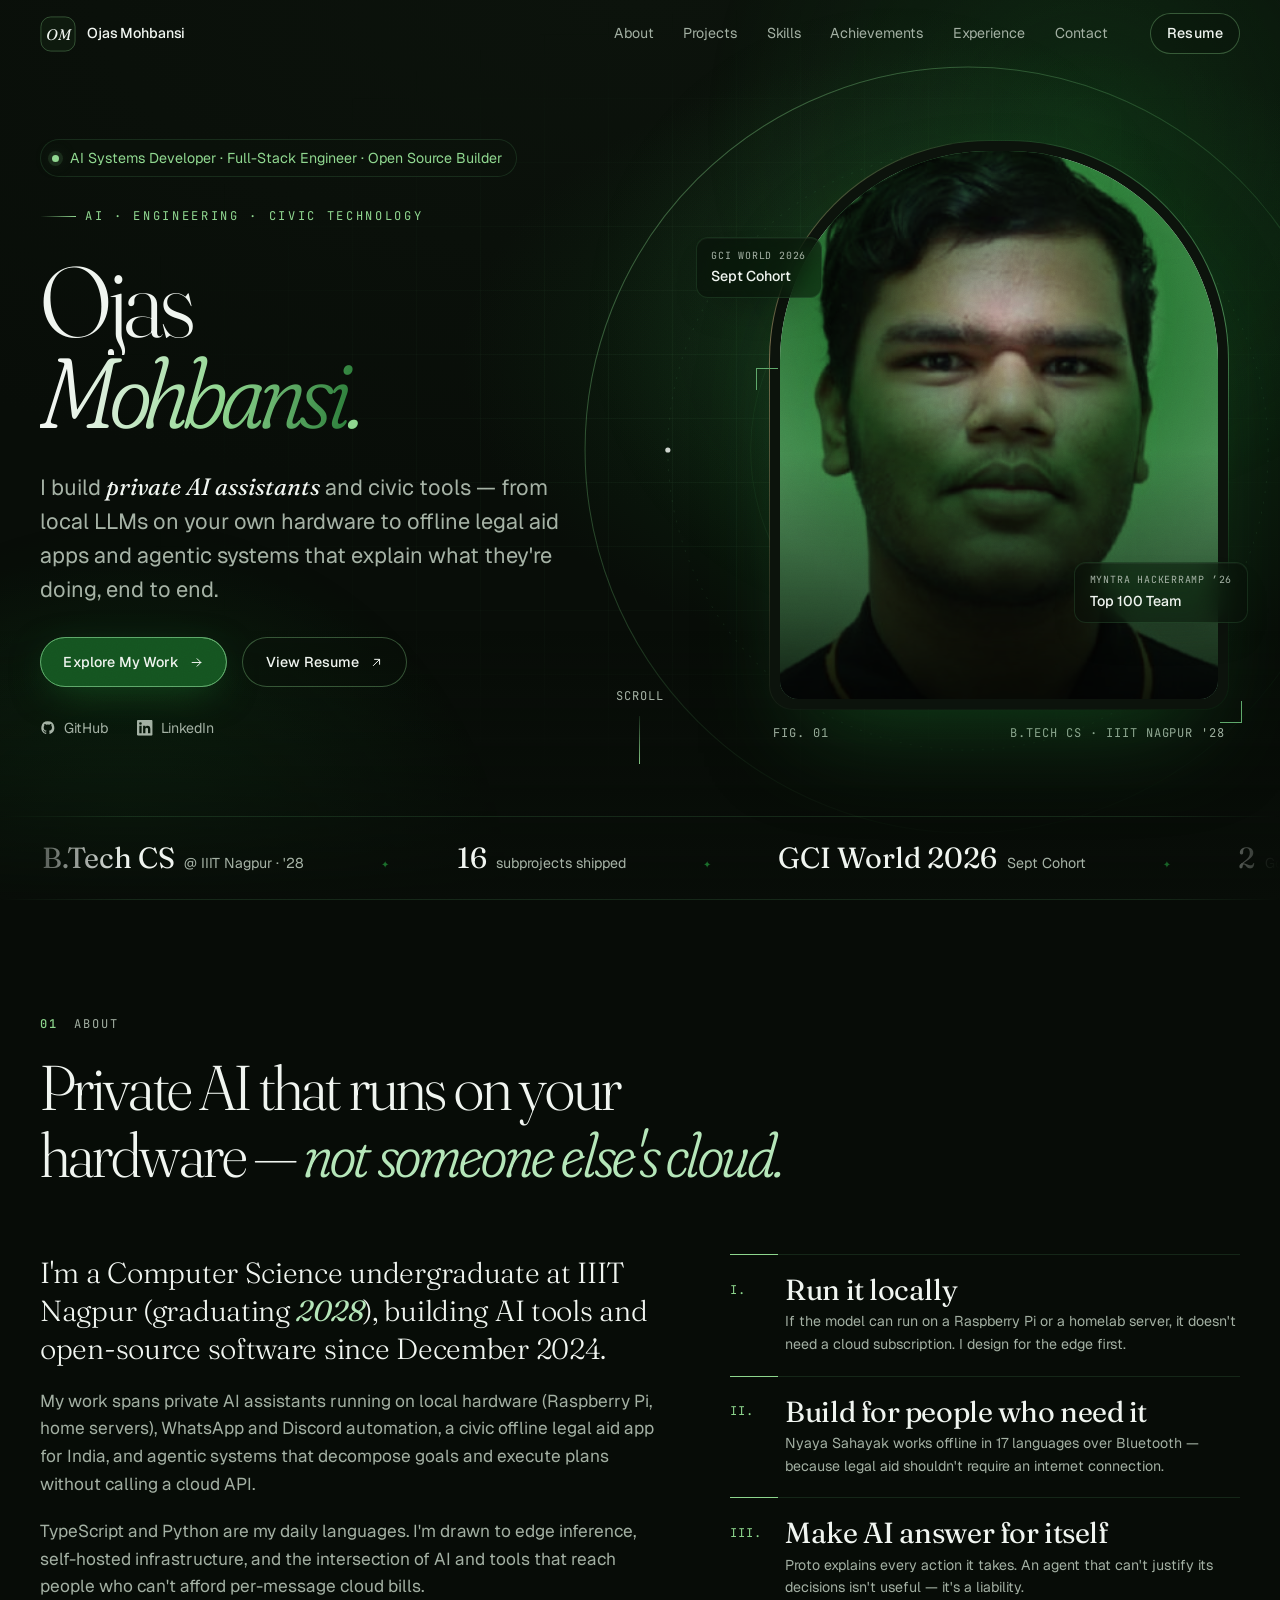
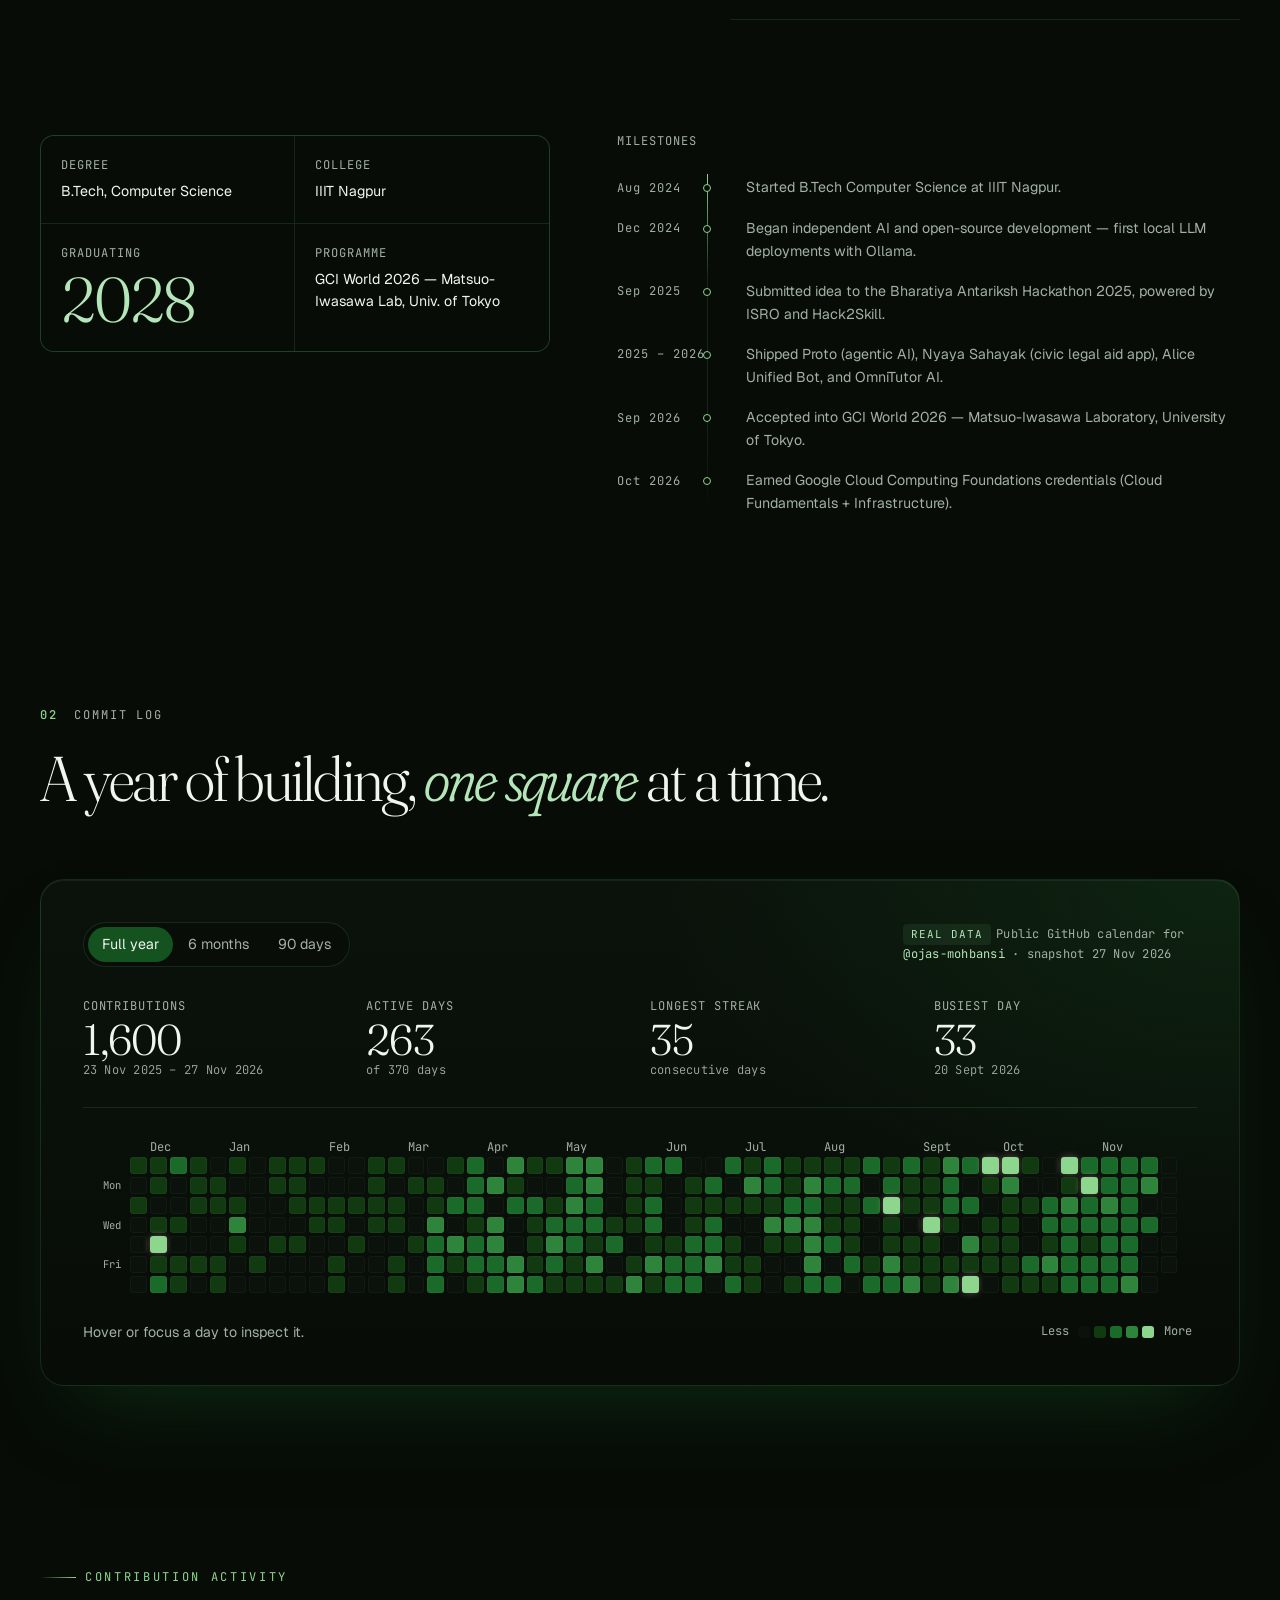
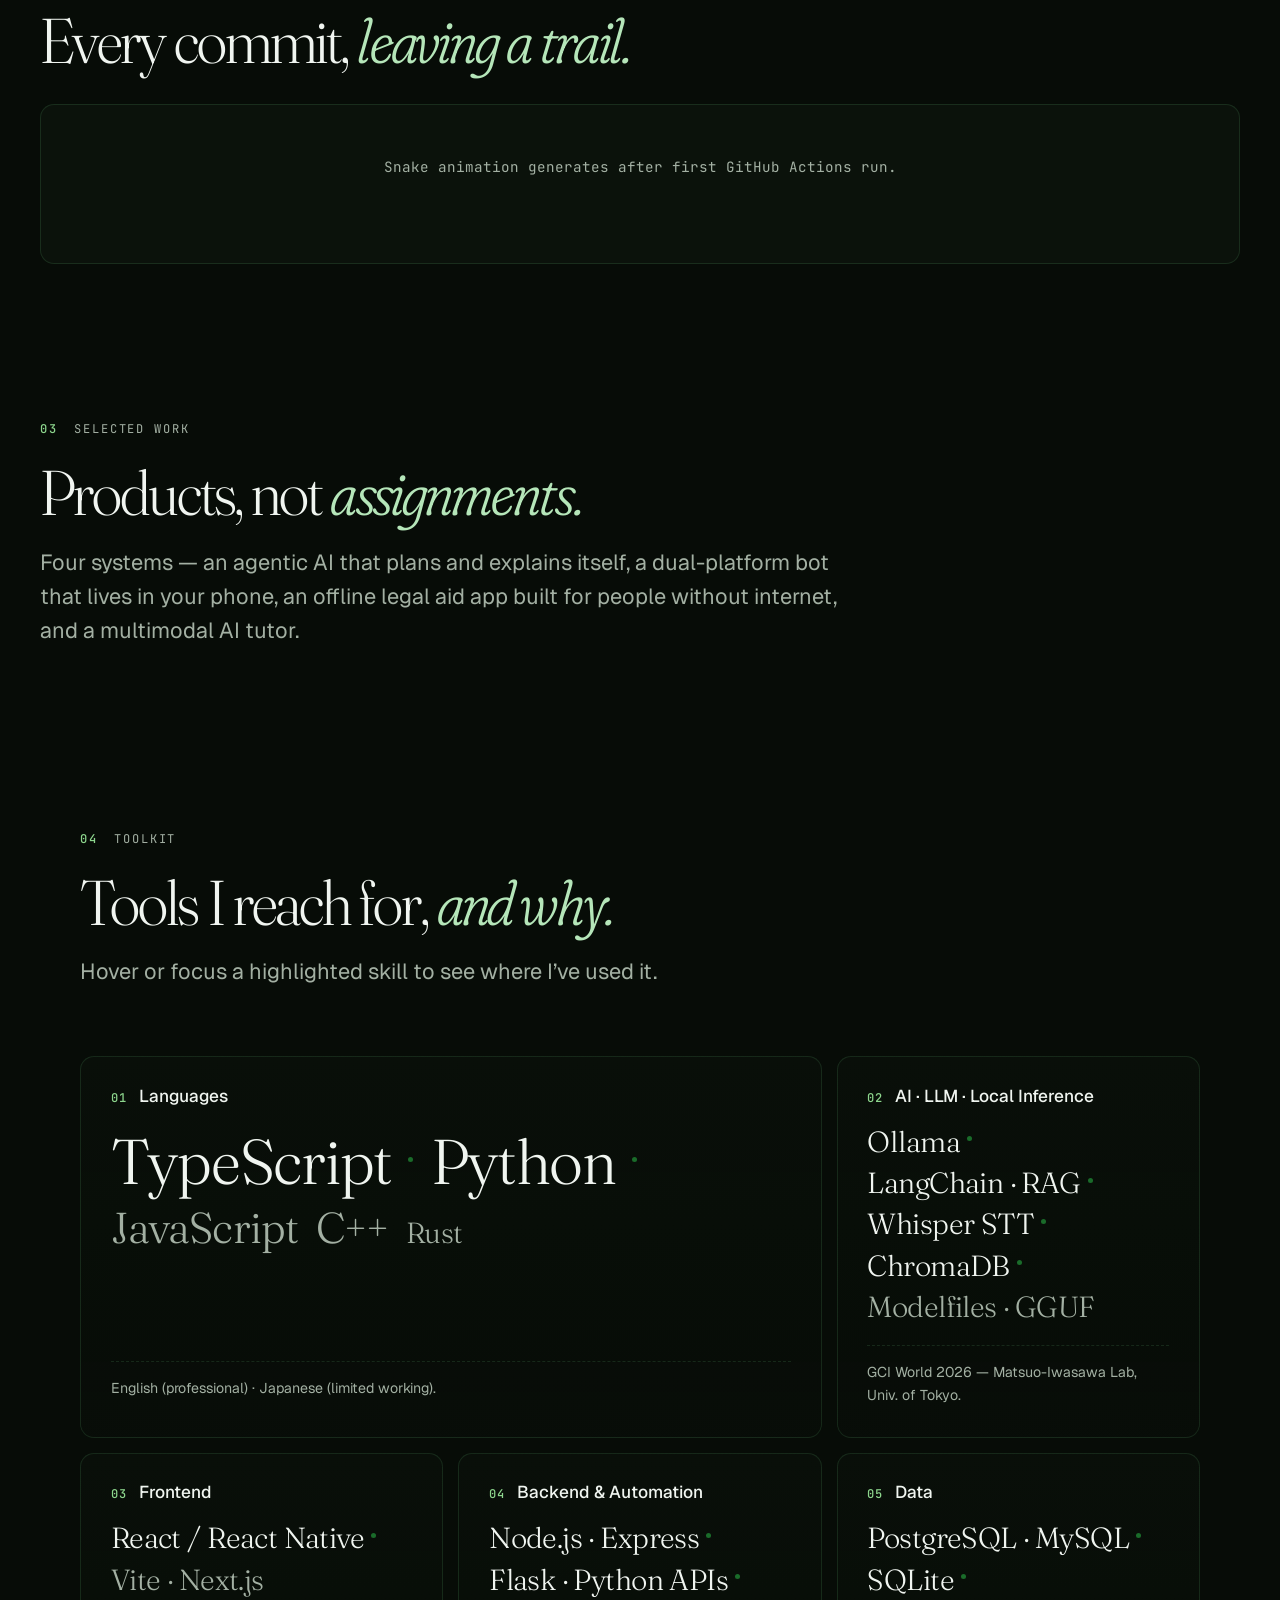
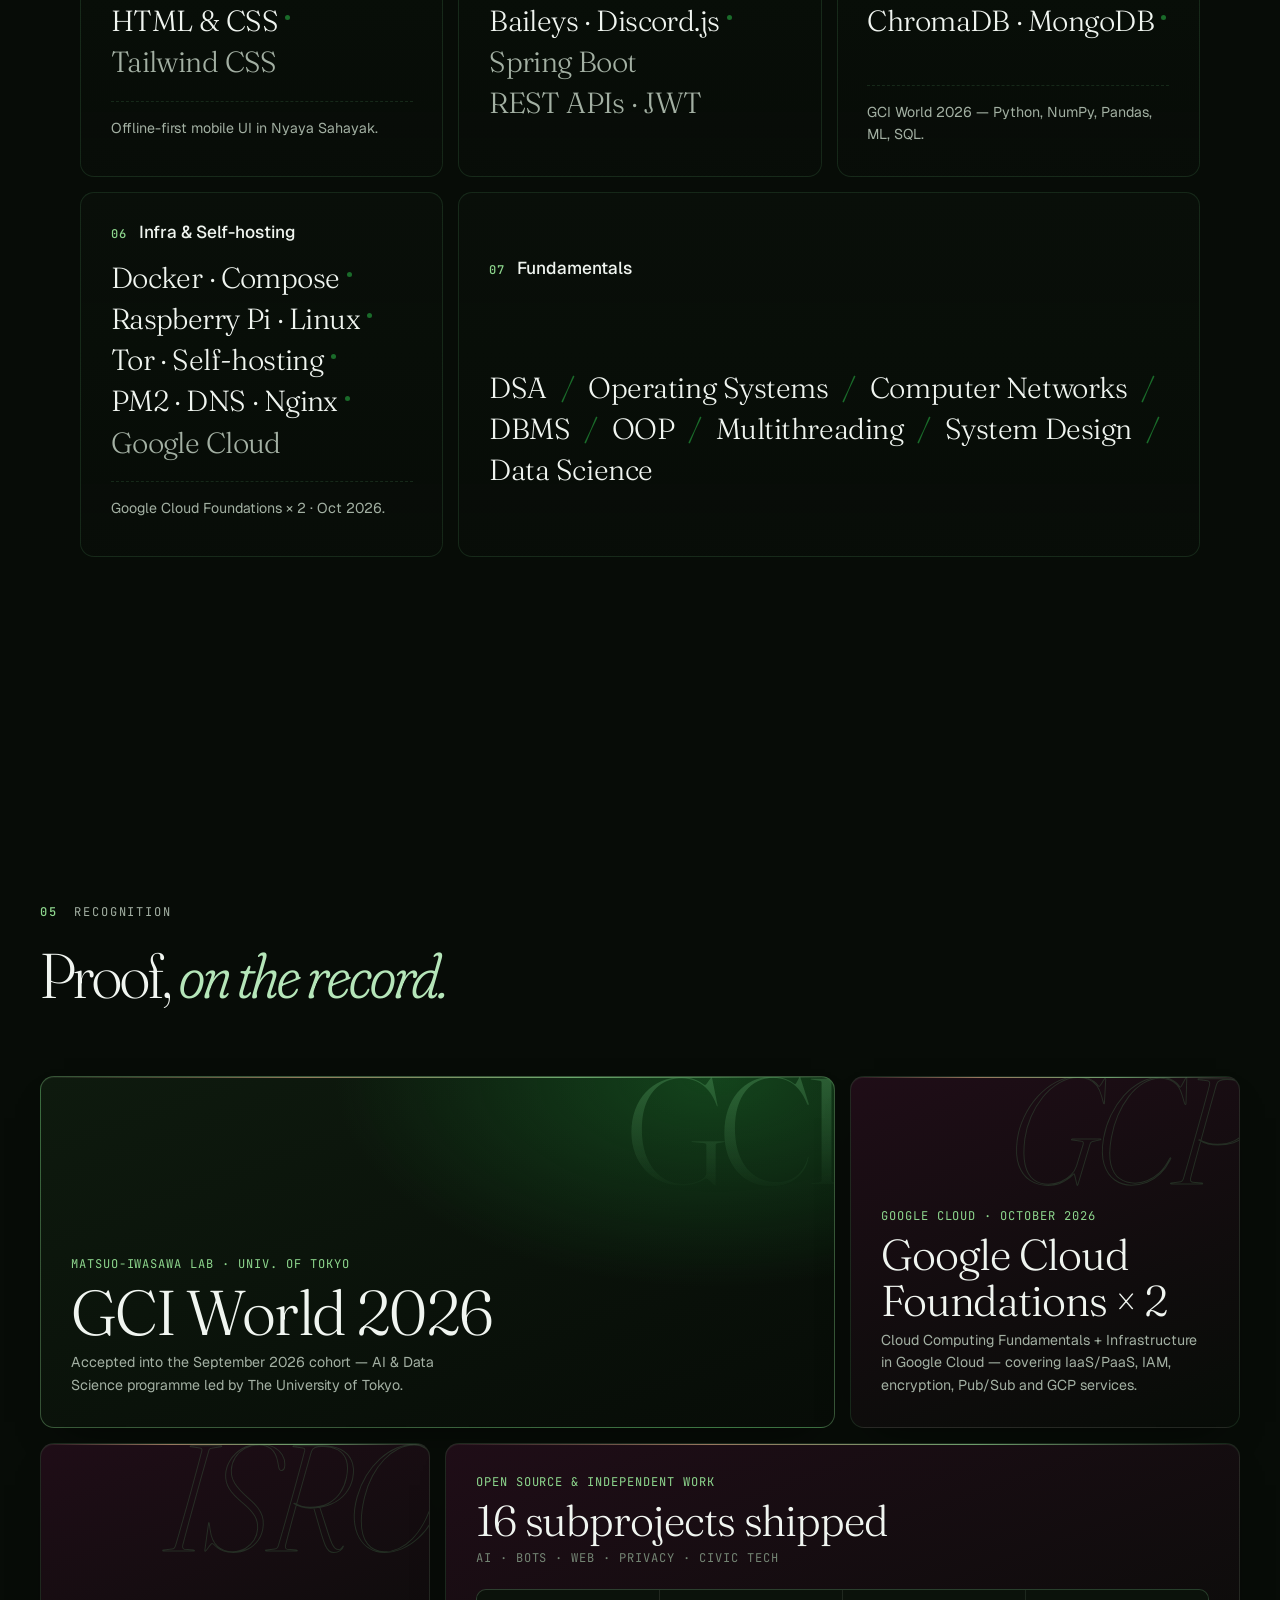
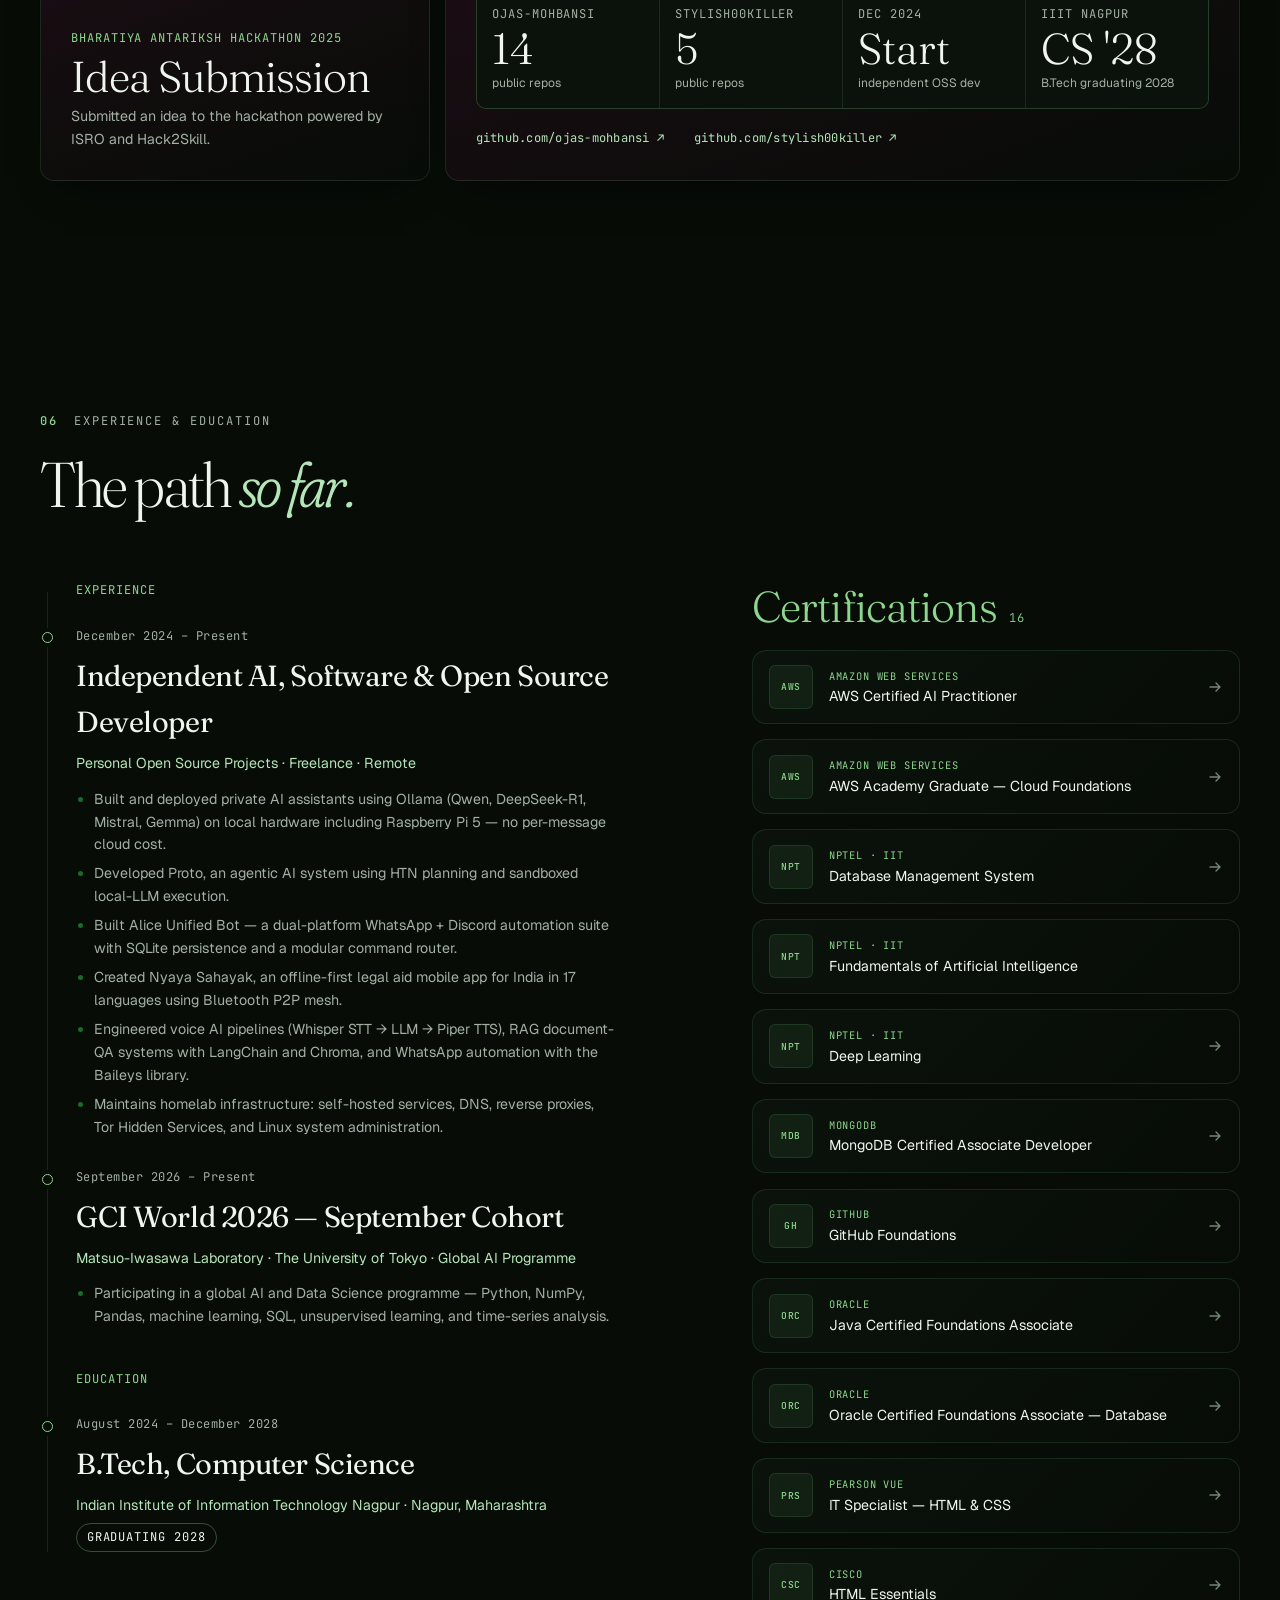
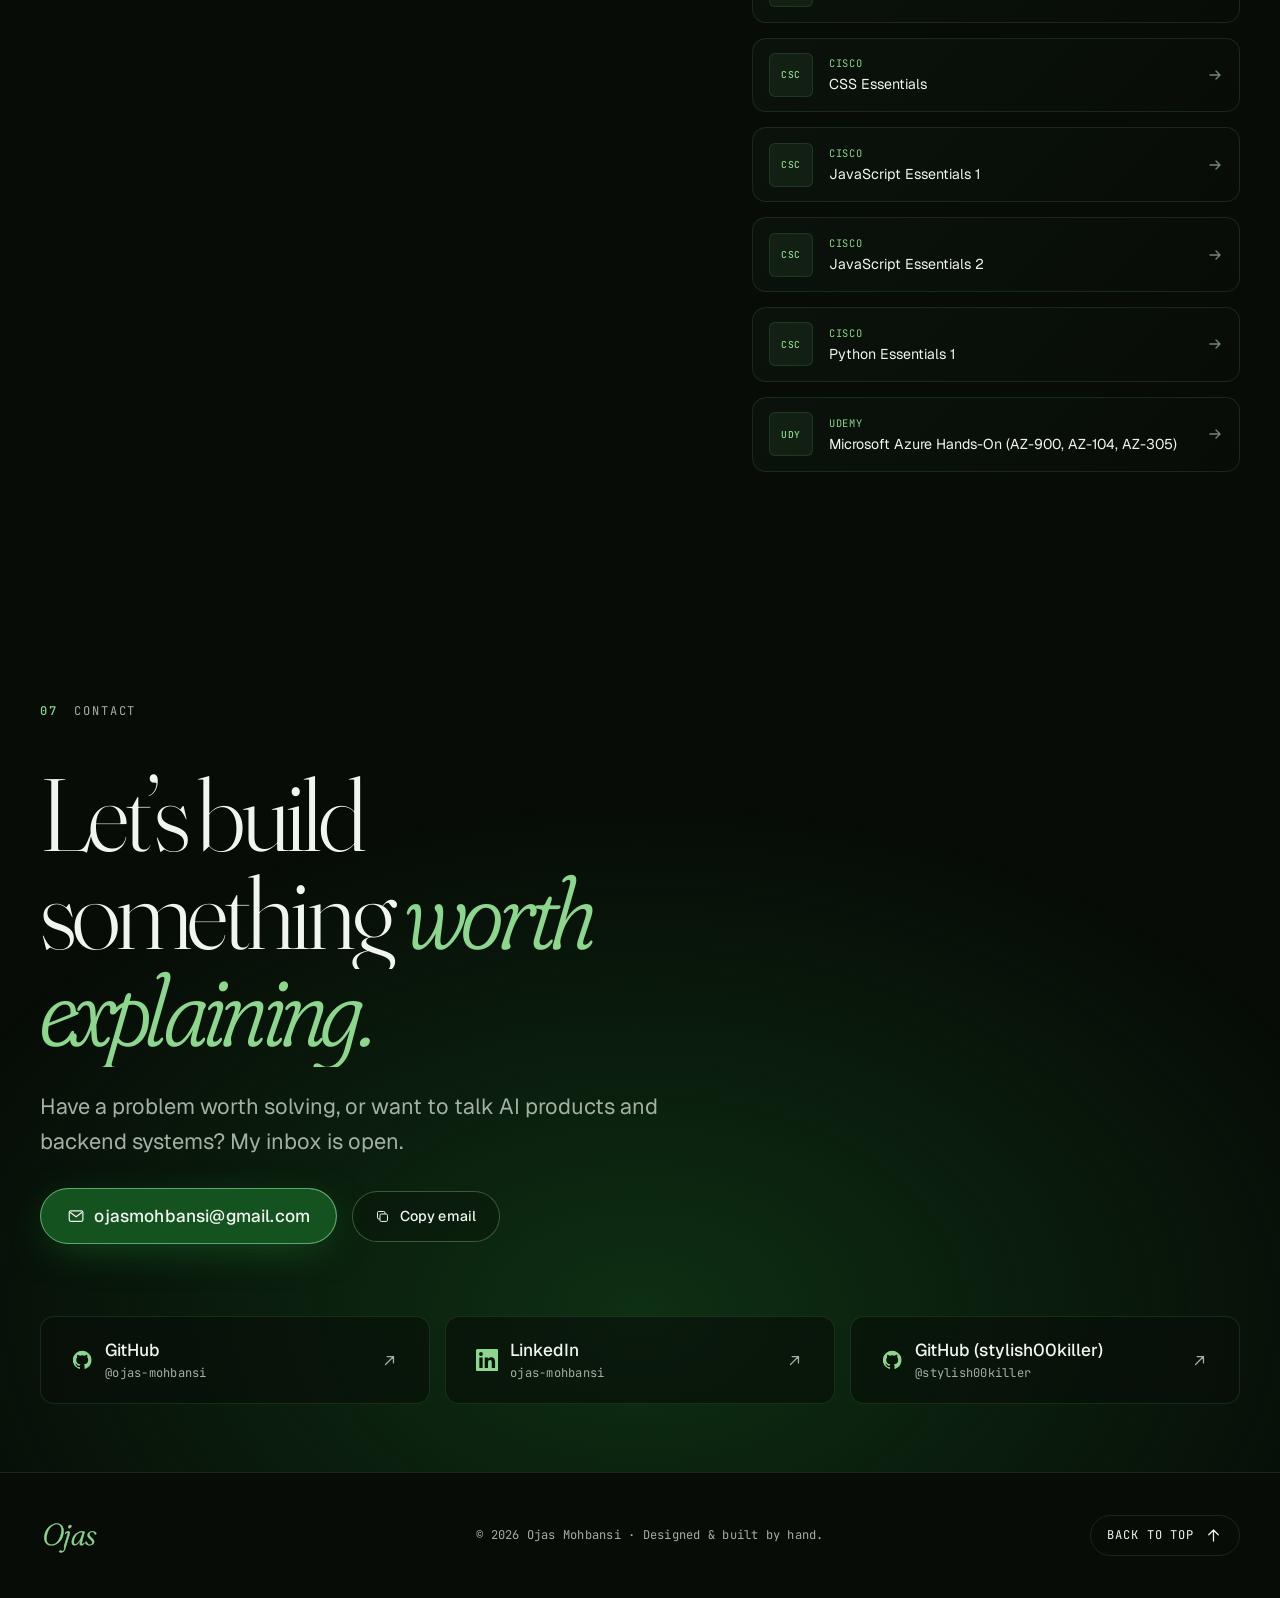
<file: site/index.html>
﻿<!doctype html><html lang="en"><head>  <meta charset="utf-8">  <meta name="viewport" content="width=device-width, initial-scale=1, viewport-fit=cover">  <title>Ojas Mohbansi — AI Systems &amp; Full-Stack Developer</title>  <meta name="description" content="Ojas Mohbansi — B.Tech CS student at IIIT Nagpur building private AI assistants, WhatsApp automation, civic tech, and agentic AI systems. GCI World 2026 cohort.">  <meta name="author" content="Ojas Mohbansi">  <meta name="theme-color" content="#070C07">  <link rel="canonical" href="https://ojas-mohbansi.github.io/ojas-mohbansi/">  <meta property="og:type" content="profile">  <meta property="og:site_name" content="Ojas Mohbansi">  <meta property="og:title" content="Ojas Mohbansi — AI Systems &amp; Full-Stack Developer">  <meta property="og:description" content="Private AI that runs on your hardware, civic tools, and systems worth explaining.">  <meta property="og:url" content="https://ojas-mohbansi.github.io/ojas-mohbansi/">  <meta property="og:image" content="https://ojas-mohbansi.github.io/ojas-mohbansi/assets/img/ojas.jpg">  <meta property="og:image:alt" content="Portrait of Ojas Mohbansi">  <meta name="twitter:card" content="summary_large_image">  <meta name="twitter:title" content="Ojas Mohbansi — AI Systems &amp; Full-Stack Developer">  <meta name="twitter:description" content="Private AI that runs on your hardware, civic tools, and systems worth explaining.">  <meta name="twitter:image" content="https://ojas-mohbansi.github.io/ojas-mohbansi/assets/img/ojas.jpg">  <link rel="icon" href="favicon.svg" type="image/svg+xml">  <!-- Portrait is embedded as a Base64 data URI in the hero image. -->  <link rel="preconnect" href="https://fonts.googleapis.com">  <link rel="preconnect" href="https://fonts.gstatic.com" crossorigin>  <link rel="stylesheet" href="https://fonts.googleapis.com/css2?family=Fraunces:ital,opsz,wght,SOFT,WONK@0,9..144,200..700,0..100,0..1;1,9..144,200..700,0..100,0..1&family=Geist:wght@300..700&family=JetBrains+Mono:wght@400;500&display=swap">  <link rel="stylesheet" href="assets/css/tokens.css">  <link rel="stylesheet" href="assets/css/base.css">  <link rel="stylesheet" href="assets/css/components.css">  <link rel="stylesheet" href="assets/css/sections.css">
  <style id="green-theme-overrides">
    :root {
      color-scheme: dark;
      --rose-50: #F0F5F0;
      --rose-100: #DDEEDD;
      --rose-200: #B5E6B9;
      --rose-300: #8DD68D;
      --rose-400: #70BE7C;
      --rose-500: #5CA668;
      --rose-600: #398547;
      --wine-400: #5CA668;
      --wine-500: #2F843C;
      --wine-600: #1A6B2A;
      --wine-700: #145320;
      --wine-800: #0E1A0E;
      --accent: #8DD68D;
      --accent-soft: rgba(141, 214, 141, .12);
      --ink-950: #070C07;
      --ink-900: #0B120B;
      --ink-800: #0E1A0E;
      --ivory: #F0F5F0;
      --text-muted: #A3B0A3;
      --faint: #748574;
      --line: rgba(92, 166, 104, .18);
      --line-strong: rgba(141, 214, 141, .34);
    }
    html { accent-color: #8DD68D; }
    body { background-color: #070C07; }
    ::selection { background: #1A6B2A; color: #F0F5F0; }
    .btn--primary { background-color: #1A6B2A; border-color: #5CA668; color: #F0F5F0; }
    .btn--primary:hover, .btn--primary:focus-visible { background-color: #2F843C; border-color: #8DD68D; }
    .hero__period, .section-index b, .hero__status, .eyebrow, .principle__n, .panel__title .mono, .timeline__group, .certs__title { color: #8DD68D; }
    .hero__status .dot { background: #8DD68D; box-shadow: 0 0 0 4px rgba(141, 214, 141, .12), 0 0 18px rgba(92, 166, 104, .45); }
    /* portrait__frame: keep border transparent so conic-gradient trick works;
       only override the box-shadow glow to match green theme. */
    .portrait__frame { border: 1px solid transparent; box-shadow: 0 50px 100px -40px rgba(26, 107, 42, 0.55); }
    .portrait__corner { border-color: #5CA668; }
    .heatmap__grid [data-level], .heatmap__legend i { accent-color: #5CA668; }
    .footer__top:hover, .contact__links a:hover { color: #8DD68D; }

    /* ── Portrait RIGHT of name/intro (default layout restored) ─────────── */
    /* sections.css default: .hero__inner { grid-template-columns: 1.15fr 0.85fr }  */
    /* copy on left, portrait on right — no overrides needed.                       */
    @media (min-width: 961px) {
      .hero__inner {
        grid-template-columns: minmax(0, 1.15fr) minmax(0, 0.85fr);
      }
      .hero__inner figure.portrait { order: 0; }
    }

    /* ── Fix "Scroll" indicator overlap with ticker strip ─────────────────── */
    /* The scroll cue sits at bottom:5.5rem inside the hero section.           */
    /* Increase clearance so it cannot overlap the ticker strip below it.      */
    .hero__scroll { bottom: 8.5rem; }
    /* Ensure the ticker has a comfortable gap from the scroll line */
    .ticker { margin-top: var(--space-xl); }
  </style>
  <script>document.documentElement.classList.add("js");</script>  <script type="module" src="assets/js/main.js"></script>  <script type="application/ld+json">  {    "@context": "https://schema.org",    "@type": "Person",    "name": "Ojas Mohbansi",    "jobTitle": "AI Systems Developer & Full-Stack Engineer",    "email": "mailto:ojasmohbansi@gmail.com",    "url": "https://ojas-mohbansi.github.io/ojas-mohbansi/",    "image": "https://ojas-mohbansi.github.io/ojas-mohbansi/assets/img/ojas.jpg",    "alumniOf": { "@type": "CollegeOrUniversity", "name": "Indian Institute of Information Technology Nagpur" },    "sameAs": [      "https://github.com/ojas-mohbansi",      "https://www.linkedin.com/in/ojas-mohbansi/"    ]  }  </script></head><body>  <!-- Icon sprite -->  <svg width="0" height="0" style="position:absolute" aria-hidden="true" focusable="false">    <symbol id="i-arrow" viewBox="0 0 24 24"><path fill="none" stroke="currentColor" stroke-width="1.6" stroke-linecap="round" stroke-linejoin="round" d="M5 12h14M13 6l6 6-6 6"/></symbol>    <symbol id="i-ext" viewBox="0 0 24 24"><path fill="none" stroke="currentColor" stroke-width="1.6" stroke-linecap="round" stroke-linejoin="round" d="M7 17 17 7M9 7h8v8"/></symbol>    <symbol id="i-down" viewBox="0 0 24 24"><path fill="none" stroke="currentColor" stroke-width="1.6" stroke-linecap="round" stroke-linejoin="round" d="M12 5v14M6 13l6 6 6-6"/></symbol>    <symbol id="i-up" viewBox="0 0 24 24"><path fill="none" stroke="currentColor" stroke-width="1.6" stroke-linecap="round" stroke-linejoin="round" d="M12 19V5M6 11l6-6 6 6"/></symbol>    <symbol id="i-plus" viewBox="0 0 24 24"><path fill="none" stroke="currentColor" stroke-width="1.6" stroke-linecap="round" d="M12 5v14M5 12h14"/></symbol>    <symbol id="i-mail" viewBox="0 0 24 24"><g fill="none" stroke="currentColor" stroke-width="1.6" stroke-linejoin="round"><rect x="3" y="5" width="18" height="14" rx="2"/><path d="m4 7 8 6 8-6"/></g></symbol>    <symbol id="i-copy" viewBox="0 0 24 24"><g fill="none" stroke="currentColor" stroke-width="1.6" stroke-linejoin="round"><rect x="8" y="8" width="12" height="12" rx="2"/><path d="M16 8V6a2 2 0 0 0-2-2H6a2 2 0 0 0-2 2v8a2 2 0 0 0 2 2h2"/></g></symbol>    <symbol id="i-check" viewBox="0 0 24 24"><path fill="none" stroke="currentColor" stroke-width="1.8" stroke-linecap="round" stroke-linejoin="round" d="m5 12.5 4.5 4.5L19 7.5"/></symbol>    <symbol id="i-play" viewBox="0 0 24 24"><g fill="none" stroke="currentColor" stroke-width="1.6" stroke-linejoin="round"><circle cx="12" cy="12" r="9"/><path d="m10 8.5 5.5 3.5-5.5 3.5z"/></g></symbol>    <symbol id="i-film" viewBox="0 0 24 24"><g fill="none" stroke="currentColor" stroke-width="1.6" stroke-linejoin="round"><rect x="3" y="4" width="18" height="16" rx="2"/><path d="M7 4v16M17 4v16M3 9h4M3 15h4M17 9h4M17 15h4"/></g></symbol>    <symbol id="i-github" viewBox="0 0 24 24"><path fill="currentColor" d="M12 2a10 10 0 0 0-3.16 19.49c.5.09.68-.22.68-.48v-1.7c-2.78.6-3.37-1.34-3.37-1.34-.45-1.16-1.11-1.47-1.11-1.47-.91-.62.07-.61.07-.61 1 .07 1.53 1.03 1.53 1.03.89 1.53 2.34 1.09 2.91.83.09-.65.35-1.09.63-1.34-2.22-.25-4.55-1.11-4.55-4.94 0-1.09.39-1.98 1.03-2.68-.1-.25-.45-1.27.1-2.65 0 0 .84-.27 2.75 1.02a9.56 9.56 0 0 1 5 0c1.91-1.29 2.75-1.02 2.75-1.02.55 1.38.2 2.4.1 2.65.64.7 1.03 1.59 1.03 2.68 0 3.84-2.34 4.68-4.57 4.93.36.31.68.92.68 1.85v2.74c0 .27.18.58.69.48A10 10 0 0 0 12 2Z"/></symbol>    <symbol id="i-linkedin" viewBox="0 0 24 24"><path fill="currentColor" d="M20.45 20.45h-3.56v-5.57c0-1.33-.02-3.04-1.85-3.04-1.86 0-2.14 1.45-2.14 2.94v5.67H9.35V9h3.41v1.56h.05c.48-.9 1.64-1.85 3.37-1.85 3.6 0 4.27 2.37 4.27 5.46v6.28ZM5.34 7.43a2.06 2.06 0 1 1 0-4.13 2.06 2.06 0 0 1 0 4.13ZM7.12 20.45H3.56V9h3.56v11.45ZM22.22 0H1.77C.79 0 0 .77 0 1.73v20.54C0 23.23.79 24 1.77 24h20.45c.98 0 1.78-.77 1.78-1.73V1.73C24 .77 23.2 0 22.22 0Z"/></symbol>  </svg>  <a class="skip-link" href="#main">Skip to content</a>  <!-- Opening sequence: decorative, never blocks interaction -->  <div class="intro" aria-hidden="true">    <svg class="intro__mark" viewBox="0 0 120 120">      <circle cx="60" cy="60" r="54" />      <text x="60" y="74" text-anchor="middle">OM</text>    </svg>  </div>  <div class="scroll-progress" aria-hidden="true"><span></span></div>  <!-- ================================================================= NAV -->  <header class="nav" data-nav>    <div class="nav__inner container">      <a class="nav__brand" href="#top" aria-label="Ojas Mohbansi — back to top">        <svg class="nav__mono" viewBox="0 0 40 40" aria-hidden="true">          <rect x="1" y="1" width="38" height="38" rx="11" />          <text x="20" y="26.5" text-anchor="middle">OM</text>        </svg>        <span class="nav__name">Ojas Mohbansi</span>      </a>      <nav class="nav__links" aria-label="Primary">        <ul role="list">          <li><a href="#about" data-navlink>About</a></li>          <li><a href="#projects" data-navlink>Projects</a></li>          <li><a href="#skills" data-navlink>Skills</a></li>          <li><a href="#achievements" data-navlink>Achievements</a></li>          <li><a href="#experience" data-navlink>Experience</a></li>          <li><a href="#contact" data-navlink>Contact</a></li>        </ul>      </nav>      <a class="btn btn--ghost btn--small nav__cta" href="resume.html">Resume</a>      <button class="nav__toggle" type="button" aria-expanded="false" aria-controls="mobile-menu" data-menu-toggle>        <span class="visually-hidden">Open menu</span>        <span class="nav__burger" aria-hidden="true"><i></i><i></i></span>      </button>    </div>    <div class="mobile-menu" id="mobile-menu" data-menu hidden>      <nav aria-label="Mobile">        <ol role="list">          <li style="--i:0"><a href="#about"><span class="mono">01</span>About</a></li>          <li style="--i:1"><a href="#projects"><span class="mono">02</span>Projects</a></li>          <li style="--i:2"><a href="#skills"><span class="mono">03</span>Skills</a></li>          <li style="--i:3"><a href="#achievements"><span class="mono">04</span>Achievements</a></li>          <li style="--i:4"><a href="#experience"><span class="mono">05</span>Experience</a></li>          <li style="--i:5"><a href="#contact"><span class="mono">06</span>Contact</a></li>        </ol>      </nav>      <div class="mobile-menu__foot">        <a class="btn btn--primary" href="resume.html">View Resume</a>        <a class="mono link-u" href="mailto:ojasmohbansi@gmail.com">ojasmohbansi@gmail.com</a>      </div>    </div>  </header>  <main id="main">    <!-- ================================================================ HERO -->    <section class="hero" id="top" aria-labelledby="hero-title" data-hero>      <div class="hero__bg" aria-hidden="true">        <div class="hero__field hero__field--a"></div>        <div class="hero__field hero__field--b"></div>        <div class="hero__grid"></div>        <div class="hero__spot"></div>        <svg class="hero__orbits" viewBox="0 0 800 800" fill="none">          <defs>            <linearGradient id="orb-g" x1="0" y1="0" x2="1" y2="1">              <stop offset="0" stop-color="#8DD68D" stop-opacity=".55"/>              <stop offset="1" stop-color="#1A6B2A" stop-opacity="0"/>            </linearGradient>          </defs>          <g class="orbit orbit--1"><ellipse cx="400" cy="400" rx="370" ry="370" stroke="url(#orb-g)"/><circle cx="770" cy="400" r="3.5" fill="#8DD68D"/></g>          <g class="orbit orbit--2"><ellipse cx="400" cy="400" rx="290" ry="290" stroke="rgba(92,166,104,.14)" stroke-dasharray="2 8"/><circle cx="110" cy="400" r="2.5" fill="#F0F5F0"/></g>          <g class="orbit orbit--3"><ellipse cx="400" cy="400" rx="210" ry="210" stroke="rgba(92,166,104,.1)"/><circle cx="400" cy="190" r="2" fill="#8DD68D"/></g>        </svg>      </div>      <div class="hero__inner container">        <div class="hero__copy">          <p class="hero__status" data-reveal style="--d:1">            <span class="dot" aria-hidden="true"></span>            AI Systems Developer · Full-Stack Engineer · Open Source Builder          </p>          <p class="eyebrow" data-reveal style="--d:2">AI · Engineering · Civic Technology</p>          <h1 class="hero__title" id="hero-title">            <span class="line-mask"><span style="--d:0">Ojas</span></span>            <span class="line-mask"><span style="--d:2" class="italic">Mohbansi<span class="hero__period">.</span></span></span>          </h1>          <p class="hero__lede" data-reveal style="--d:5">            I build <em>private AI assistants</em> and civic tools — from local LLMs on your own hardware            to offline legal aid apps and agentic systems that explain what they're doing,            end&nbsp;to&nbsp;end.          </p>          <div class="hero__ctas" data-reveal style="--d:6">            <a class="btn btn--primary" href="#projects" data-magnetic>              Explore My Work              <svg class="arrow" aria-hidden="true"><use href="#i-arrow"/></svg>            </a>            <a class="btn btn--ghost" href="resume.html" data-magnetic>              View Resume              <svg aria-hidden="true"><use href="#i-ext"/></svg>            </a>          </div>          <ul class="hero__social" role="list" data-reveal style="--d:7">            <li><a class="link-u" href="https://github.com/ojas-mohbansi" target="_blank" rel="noopener"><svg class="icon" aria-hidden="true"><use href="#i-github"/></svg>GitHub</a></li>            <li><a class="link-u" href="https://www.linkedin.com/in/ojas-mohbansi/" target="_blank" rel="noopener"><svg class="icon" aria-hidden="true"><use href="#i-linkedin"/></svg>LinkedIn</a></li>          </ul>        </div>        <figure class="portrait" data-tilt>          <div class="portrait__frame">            <div class="portrait__photo">              <img                src="[data-uri]"                width="640" height="640"                alt="Ojas Mohbansi"                fetchpriority="high" decoding="async">            </div>            <span class="portrait__corner portrait__corner--tl" aria-hidden="true"></span>            <span class="portrait__corner portrait__corner--br" aria-hidden="true"></span>          </div>          <figcaption class="portrait__meta">            <span class="mono">Fig. 01</span>            <span class="mono">B.Tech CS · IIIT Nagpur '28</span>          </figcaption>          <p class="portrait__chip portrait__chip--a glass" aria-hidden="true"><span class="mono">GCI World 2026</span><b>Sept Cohort</b></p>          <p class="portrait__chip portrait__chip--b glass" aria-hidden="true"><span class="mono">Myntra HackerRamp ’26</span><b>Top 100 Team</b></p>        </figure>      </div>      <a class="hero__scroll" href="#about" aria-label="Scroll to About">        <span class="mono">Scroll</span>        <span class="hero__scroll-line" aria-hidden="true"></span>      </a>      <div class="ticker" aria-label="Highlights">        <ul role="list" class="ticker__track">          <li><b>B.Tech CS</b> @ IIIT Nagpur · '28</li>          <li><b>16</b> subprojects shipped</li>          <li><b>GCI World 2026</b> Sept Cohort</li>          <li><b>2</b> Google Cloud certs</li>          <li><b>Private AI</b> on your own hardware</li>          <li><b>Agentic AI</b> · Civic Tech · OSS</li>        </ul>      </div>    </section>    <!-- =============================================================== ABOUT -->    <section class="section about" id="about" aria-labelledby="about-title">      <div class="container">        <header class="section-head">          <p class="section-index" data-reveal><b>01</b> About</p>          <h2 class="section-title" id="about-title" data-reveal style="--d:1">            Private AI that runs on your hardware — <em>not someone else's cloud.</em>          </h2>        </header>        <div class="about__grid">          <div class="about__intro" data-reveal style="--d:1">            <p class="about__lead">              I'm a Computer Science undergraduate at              IIIT Nagpur (graduating <strong>2028</strong>), building AI tools and open-source              software since December 2024.            </p>            <p>              My work spans private AI assistants running on local hardware (Raspberry Pi, home servers),              WhatsApp and Discord automation, a civic offline legal aid app for India, and agentic              systems that decompose goals and execute plans without calling a cloud API.            </p>            <p>              TypeScript and Python are my daily languages. I'm drawn to edge inference, self-hosted              infrastructure, and the intersection of AI and tools that reach people who can't afford              per-message cloud bills.            </p>          </div>          <ol class="principles" role="list">            <li class="principle" data-reveal style="--d:2">              <span class="principle__n mono">i.</span>              <h3>Run it locally</h3>              <p>If the model can run on a Raspberry Pi or a homelab server, it doesn't need a cloud subscription. I design for the edge first.</p>            </li>            <li class="principle" data-reveal style="--d:3">              <span class="principle__n mono">ii.</span>              <h3>Build for people who need it</h3>              <p>Nyaya Sahayak works offline in 17 languages over Bluetooth — because legal aid shouldn't require an internet connection.</p>            </li>            <li class="principle" data-reveal style="--d:4">              <span class="principle__n mono">iii.</span>              <h3>Make AI answer for itself</h3>              <p>Proto explains every action it takes. An agent that can't justify its decisions isn't useful — it's a liability.</p>            </li>          </ol>        </div>        <div class="about__lower">          <dl class="facts" data-reveal>            <div><dt class="mono">Degree</dt><dd>B.Tech, Computer Science</dd></div>            <div><dt class="mono">College</dt><dd>IIIT Nagpur</dd></div>            <div><dt class="mono">Graduating</dt><dd><span class="facts__big">2028</span></dd></div>            <div><dt class="mono">Programme</dt><dd>GCI World 2026 — Matsuo-Iwasawa Lab, Univ. of Tokyo</dd></div>          </dl>          <div class="milestones" data-reveal style="--d:1">            <h3 class="mono milestones__title">Milestones</h3>            <ol class="milestones__list" role="list">              <li><time class="mono">Aug 2024</time><p>Started B.Tech Computer Science at IIIT Nagpur.</p></li>              <li><time class="mono">Dec 2024</time><p>Began independent AI and open-source development — first local LLM deployments with Ollama.</p></li>              <li><time class="mono">Sep 2025</time><p>Submitted idea to the Bharatiya Antariksh Hackathon 2025, powered by ISRO and Hack2Skill.</p></li>              <li><time class="mono">2025 – 2026</time><p>Shipped Proto (agentic AI), Nyaya Sahayak (civic legal aid app), Alice Unified Bot, and OmniTutor AI.</p></li>              <li><time class="mono">Sep 2026</time><p>Accepted into GCI World 2026 — Matsuo-Iwasawa Laboratory, University of Tokyo.</p></li>              <li><time class="mono">Oct 2026</time><p>Earned Google Cloud Computing Foundations credentials (Cloud Fundamentals + Infrastructure).</p></li>            </ol>          </div>        </div>      </div>    </section>    <!-- ============================================================ HEATMAP -->    <section class="section activity" id="activity" aria-labelledby="activity-title">      <div class="container">        <header class="section-head">          <p class="section-index" data-reveal><b>02</b> Commit log</p>          <h2 class="section-title" id="activity-title" data-reveal style="--d:1">            A year of building, <em>one square</em> at a time.          </h2>        </header>        <div class="heatmap" data-heatmap data-reveal="fade">          <div class="heatmap__top">            <div class="heatmap__ranges" role="group" aria-label="Time range">              <button type="button" data-range="all" aria-pressed="true">Full year</button>              <button type="button" data-range="182" aria-pressed="false">6 months</button>              <button type="button" data-range="90" aria-pressed="false">90 days</button>            </div>            <p class="heatmap__source mono" data-heatmap-source>Loading contribution data…</p>          </div>          <dl class="heatmap__stats" data-heatmap-stats aria-live="polite">            <div><dt class="mono">Contributions</dt><dd data-stat="total">—</dd></div>            <div><dt class="mono">Active days</dt><dd data-stat="active">—</dd></div>            <div><dt class="mono">Longest streak</dt><dd data-stat="streak">—</dd></div>            <div><dt class="mono">Busiest day</dt><dd data-stat="peak">—</dd></div>          </dl>          <div class="heatmap__scroller" data-heatmap-scroller>            <div class="heatmap__board">              <div class="heatmap__months" data-heatmap-months aria-hidden="true"></div>              <div class="heatmap__days mono" aria-hidden="true"><span>Mon</span><span>Wed</span><span>Fri</span></div>              <div class="heatmap__grid" data-heatmap-grid role="grid" aria-label="Daily GitHub contributions. Use arrow keys to move between days."></div>            </div>          </div>          <div class="heatmap__foot">            <p class="heatmap__readout" data-heatmap-readout aria-live="polite">Hover or focus a day to inspect it.</p>            <div class="heatmap__legend" aria-label="Activity levels: none, low, medium, high, highest">              <span class="mono">Less</span>              <i data-l="0"></i><i data-l="1"></i><i data-l="2"></i><i data-l="3"></i><i data-l="4"></i>              <span class="mono">More</span>            </div>          </div>          <div class="heatmap__tip glass" data-heatmap-tip role="tooltip" hidden></div>        </div>      </div>    </section>    <!-- ======================================================== SNAKE -->    <section class="section" aria-labelledby="snake-title" style="padding-block: var(--space-2xl) var(--space-xl)">      <div class="container">        <header class="section-head" style="margin-bottom: var(--space-l)">          <p class="eyebrow" data-reveal>Contribution activity</p>          <h2 class="section-title" id="snake-title" data-reveal style="--d:1">Every commit, <em>leaving a trail.</em></h2>        </header>        <div class="snake-wrap" data-reveal="fade" style="border-radius:var(--radius-m);overflow:hidden;background:var(--ink-900);border:1px solid var(--line);padding:var(--space-m);min-height:160px">          <picture>            <source media="(prefers-color-scheme: dark)" srcset="https://raw.githubusercontent.com/ojas-mohbansi/Test/output/dist/github-contribution-grid-snake-dark.svg" />            <source media="(prefers-color-scheme: light)" srcset="https://raw.githubusercontent.com/ojas-mohbansi/Test/output/dist/github-contribution-grid-snake.svg" />            <img alt="GitHub contribution grid snake animation" src="https://raw.githubusercontent.com/ojas-mohbansi/Test/output/dist/github-contribution-grid-snake.svg" style="width:100%;display:block" loading="lazy" decoding="async" onerror="this.closest(&quot;.snake-wrap&quot;).innerHTML=&quot;&lt;p style=&apos;text-align:center;padding:2rem;font-family:var(--font-mono);font-size:var(--step--1);color:var(--text-muted)&apos;&gt;Snake animation generates after first GitHub Actions run.&lt;/p&gt;&quot;" />          </picture>        </div>      </div>    </section>    <!-- ============================================================ PROJECTS -->    <section class="section projects" id="projects" aria-labelledby="projects-title">      <div class="container">        <header class="section-head">          <p class="section-index" data-reveal><b>03</b> Selected work</p>          <h2 class="section-title" id="projects-title" data-reveal style="--d:1">            Products, not <em>assignments.</em>          </h2>          <p class="section-lede" data-reveal style="--d:2">            Four systems — an agentic AI that plans and explains itself, a dual-platform bot that lives in your phone, an offline legal aid app built for people without internet, and a multimodal AI tutor.          </p>        </header>    <!-- ============================================================== SKILLS -->    <section class="section skills" id="skills" aria-labelledby="skills-title">      <div class="container">        <header class="section-head">          <p class="section-index" data-reveal><b>04</b> Toolkit</p>          <h2 class="section-title" id="skills-title" data-reveal style="--d:1">            Tools I reach for, <em>and why.</em>          </h2>          <p class="section-lede" data-reveal style="--d:2">Hover or focus a highlighted skill to see where I’ve used it.</p>        </header>        <div class="bento">          <section class="panel panel--wide" data-reveal aria-labelledby="sk-lang">            <h3 class="panel__title" id="sk-lang"><span class="mono">01</span> Languages</h3>            <ul class="skillset" role="list">              <li><button type="button" class="skill skill--xl" data-note="My daily language — TypeScript across every project from Proto to Alice Unified Bot.">TypeScript</button></li>              <li><button type="button" class="skill skill--xl" data-note="Voice AI pipelines (Maya), RAG with LangChain + Chroma + Ollama.">Python</button></li>              <li><span class="skill skill--lg">JavaScript</span></li>              <li><span class="skill skill--lg">C++</span></li>              <li><span class="skill">Rust</span></li>            </ul>            <p class="panel__note" aria-live="polite">English (professional) · Japanese (limited working).</p>          </section>          <section class="panel" data-reveal style="--d:1" aria-labelledby="sk-ai">            <h3 class="panel__title" id="sk-ai"><span class="mono">02</span> AI · LLM · Local Inference</h3>            <ul class="skillset" role="list">              <li><button type="button" class="skill" data-note="Local LLM inference for Proto, alice-llm, and gc RAG system — no cloud API.">Ollama</button></li>              <li><button type="button" class="skill" data-note="Document RAG system (gc) built with LangChain + Chroma + Ollama.">LangChain · RAG</button></li>              <li><button type="button" class="skill" data-note="Whisper STT in Maya voice assistant pipeline.">Whisper STT</button></li>              <li><button type="button" class="skill" data-note="ChromaDB memory vectors in the Meera AI companion.">ChromaDB</button></li>              <li><span class="skill">Modelfiles · GGUF</span></li>            </ul>            <p class="panel__note" aria-live="polite">GCI World 2026 — Matsuo-Iwasawa Lab, Univ. of Tokyo.</p>          </section>          <section class="panel" data-reveal style="--d:2" aria-labelledby="sk-fe">            <h3 class="panel__title" id="sk-fe"><span class="mono">03</span> Frontend</h3>            <ul class="skillset" role="list">              <li><button type="button" class="skill" data-note="React 19 in OmniTutor AI; React Native in Nyaya Sahayak.">React / React Native</button></li>              <li><span class="skill">Vite · Next.js</span></li>              <li><button type="button" class="skill" data-note="This portfolio site is hand-coded HTML + CSS.">HTML &amp; CSS</button></li>              <li><span class="skill">Tailwind CSS</span></li>            </ul>            <p class="panel__note" aria-live="polite">Offline-first mobile UI in Nyaya Sahayak.</p>          </section>          <section class="panel" data-reveal style="--d:1" aria-labelledby="sk-be">            <h3 class="panel__title" id="sk-be"><span class="mono">04</span> Backend &amp; Automation</h3>            <ul class="skillset" role="list">              <li><button type="button" class="skill" data-note="Alice Unified Bot, Proto, OmniTutor AI API layers.">Node.js · Express</button></li>              <li><button type="button" class="skill" data-note="GC RAG system and Maya voice pipeline backends.">Flask · Python APIs</button></li>              <li><button type="button" class="skill" data-note="WhatsApp automation across ab, alice-bot, alice-unified-bot.">Baileys · Discord.js</button></li>              <li><span class="skill">Spring Boot</span></li>              <li><span class="skill">REST APIs · JWT</span></li>            </ul>          </section>          <section class="panel" data-reveal style="--d:2" aria-labelledby="sk-db">            <h3 class="panel__title" id="sk-db"><span class="mono">05</span> Data</h3>            <ul class="skillset" role="list">              <li><button type="button" class="skill" data-note="PulseWell healthcare portal and OmniTutor AI data layer.">PostgreSQL · MySQL</button></li>              <li><button type="button" class="skill" data-note="Alice bot and OmniTutor persistent session stores.">SQLite</button></li>              <li><button type="button" class="skill" data-note="ChromaDB for Meera AI companion memory and gc RAG document embeddings.">ChromaDB · MongoDB</button></li>            </ul>            <p class="panel__note" aria-live="polite">GCI World 2026 — Python, NumPy, Pandas, ML, SQL.</p>          </section>          <section class="panel" data-reveal style="--d:3" aria-labelledby="sk-ops">            <h3 class="panel__title" id="sk-ops"><span class="mono">06</span> Infra &amp; Self-hosting</h3>            <ul class="skillset" role="list">              <li><button type="button" class="skill" data-note="Docker and Compose for gc, PulseWell and BUILDBTECH.">Docker · Compose</button></li>              <li><button type="button" class="skill" data-note="Raspberry Pi 5 edge inference for alice-llm and local Ollama.">Raspberry Pi · Linux</button></li>              <li><button type="button" class="skill" data-note="Onion Arcade X runs as a Tor Hidden Service with automated torrc management.">Tor · Self-hosting</button></li>              <li><button type="button" class="skill" data-note="PM2 for Node.js process management on edge nodes.">PM2 · DNS · Nginx</button></li>              <li><span class="skill">Google Cloud</span></li>            </ul>            <p class="panel__note" aria-live="polite">Google Cloud Foundations × 2 · Oct 2026.</p>          </section>          <section class="panel panel--wide panel--fund" data-reveal aria-labelledby="sk-cs">            <h3 class="panel__title" id="sk-cs"><span class="mono">07</span> Fundamentals</h3>            <p class="fund">DSA <i>/</i> Operating Systems <i>/</i> Computer Networks <i>/</i> DBMS <i>/</i> OOP <i>/</i> Multithreading <i>/</i> System Design <i>/</i> Data Science</p>          </section>        </div></section>        </div>      </div>    </section>    <!-- ======================================================== ACHIEVEMENTS -->    <section class="section honors" id="achievements" aria-labelledby="honors-title">      <div class="container">        <header class="section-head">          <p class="section-index" data-reveal><b>05</b> Recognition</p>          <h2 class="section-title" id="honors-title" data-reveal style="--d:1">            Proof, <em>on the record.</em>          </h2>        </header>        <div class="wall">          <article class="honor honor--hero" data-reveal>            <p class="honor__label" aria-hidden="true">GCI</p>            <div class="honor__body">              <p class="mono">Matsuo-Iwasawa Lab · Univ. of Tokyo</p>              <h3>GCI World 2026</h3>              <p>Accepted into the September 2026 cohort — AI &amp; Data Science programme led by The University of Tokyo.</p>            </div>          </article>          <article class="honor honor--tall" data-reveal style="--d:1">            <p class="honor__label" aria-hidden="true">GCP</p>            <div class="honor__body">              <p class="mono">Google Cloud · October 2026</p>              <h3>Google Cloud Foundations × 2</h3>              <p>Cloud Computing Fundamentals + Infrastructure in Google Cloud — covering IaaS/PaaS, IAM, encryption, Pub/Sub and GCP services.</p>            </div>          </article>          <article class="honor" data-reveal style="--d:2">            <p class="honor__label" aria-hidden="true">ISRO</p>            <div class="honor__body">              <p class="mono">Bharatiya Antariksh Hackathon 2025</p>              <h3>Idea Submission</h3>              <p>Submitted an idea to the hackathon powered by ISRO and Hack2Skill.</p>            </div>          </article>          <article class="honor honor--code" data-reveal style="--d:1">            <div class="honor__body">              <p class="mono">Open Source &amp; independent work</p>              <h3>16 subprojects shipped</h3>              <p class="honor__fine mono">AI · Bots · Web · Privacy · Civic Tech</p>            </div>            <ul class="scores" role="list">              <li><span class="mono">ojas-mohbansi</span><b>14</b><small>public repos</small></li>              <li><span class="mono">stylish00killer</span><b>5</b><small>public repos</small></li>              <li><span class="mono">Dec 2024</span><b>Start</b><small>independent OSS dev</small></li>              <li><span class="mono">IIIT Nagpur</span><b>CS '28</b><small>B.Tech graduating 2028</small></li>            </ul>            <p class="honor__links">              <a class="link-u mono" href="https://github.com/ojas-mohbansi" target="_blank" rel="noopener">github.com/ojas-mohbansi ↗</a>              <a class="link-u mono" href="https://github.com/stylish00killer" target="_blank" rel="noopener">github.com/stylish00killer ↗</a>            </p>          </article>        </div>      </div>    </section>    <!-- ========================================================== EXPERIENCE -->    <section class="section path" id="experience" aria-labelledby="path-title">      <div class="container">        <header class="section-head">          <p class="section-index" data-reveal><b>06</b> Experience &amp; education</p>          <h2 class="section-title" id="path-title" data-reveal style="--d:1">            The path <em>so far.</em>          </h2>        </header>        <div class="path__grid">          <div class="timeline" data-timeline>            <span class="timeline__rail" aria-hidden="true"><span class="timeline__fill"></span></span>            <h3 class="timeline__group mono" data-reveal>Experience</h3>            <article class="entry" data-reveal>              <p class="entry__date mono"><time datetime="2024-12">December 2024</time> – Present</p>              <h4 class="entry__title">Independent AI, Software &amp; Open Source Developer</h4>              <p class="entry__org">Personal Open Source Projects · Freelance · Remote</p>              <ul class="entry__points">                <li>Built and deployed private AI assistants using Ollama (Qwen, DeepSeek-R1, Mistral, Gemma) on local hardware including Raspberry Pi 5 — no per-message cloud cost.</li>                <li>Developed Proto, an agentic AI system using HTN planning and sandboxed local-LLM execution.</li>                <li>Built Alice Unified Bot — a dual-platform WhatsApp + Discord automation suite with SQLite persistence and a modular command router.</li>                <li>Created Nyaya Sahayak, an offline-first legal aid mobile app for India in 17 languages using Bluetooth P2P mesh.</li>                <li>Engineered voice AI pipelines (Whisper STT → LLM → Piper TTS), RAG document-QA systems with LangChain and Chroma, and WhatsApp automation with the Baileys library.</li>                <li>Maintains homelab infrastructure: self-hosted services, DNS, reverse proxies, Tor Hidden Services, and Linux system administration.</li>              </ul>            </article>            <article class="entry" data-reveal>              <p class="entry__date mono"><time datetime="2026-09">September 2026</time> – Present</p>              <h4 class="entry__title">GCI World 2026 — September Cohort</h4>              <p class="entry__org">Matsuo-Iwasawa Laboratory · The University of Tokyo · Global AI Programme</p>              <ul class="entry__points">                <li>Participating in a global AI and Data Science programme — Python, NumPy, Pandas, machine learning, SQL, unsupervised learning, and time-series analysis.</li>              </ul>            </article>            <h3 class="timeline__group mono" data-reveal>Education</h3>            <article class="entry" data-reveal>              <p class="entry__date mono"><time datetime="2024-08">August 2024</time> – <time datetime="2028-12">December 2028</time></p>              <h4 class="entry__title">B.Tech, Computer Science</h4>              <p class="entry__org">Indian Institute of Information Technology Nagpur · Nagpur, Maharashtra</p>              <p class="entry__badge mono">Graduating 2028</p>            </article>          </div>          <div class="certs" aria-labelledby="certs-title">            <h3 class="certs__title" id="certs-title" data-reveal>Certifications <span class="mono">16</span></h3>            <div class="cert-grid" role="list">              <a class="cert-card" href="https://drive.google.com/file/d/1h8e5p0a9T6f5gBaOP2ROfwWHZfkkspGn/view?usp=drive_link" target="_blank" rel="noopener" data-reveal role="listitem">                <span class="cert-card__badge" aria-hidden="true">AWS</span>                <div class="cert-card__body">                  <p class="cert-card__issuer mono">Amazon Web Services</p>                  <p class="cert-card__name">AWS Certified AI Practitioner</p>                </div>                <svg class="cert-card__arrow" aria-hidden="true" viewBox="0 0 16 16" fill="none"><path stroke="currentColor" stroke-width="1.4" stroke-linecap="round" stroke-linejoin="round" d="M3 8h10M9 4l4 4-4 4"/></svg>              </a>              <a class="cert-card" href="https://www.credly.com/badges/2d4810f9-3dbe-444d-99b9-61312ea5e7df/public_url" target="_blank" rel="noopener" data-reveal style="--d:1" role="listitem">                <span class="cert-card__badge" aria-hidden="true">AWS</span>                <div class="cert-card__body">                  <p class="cert-card__issuer mono">Amazon Web Services</p>                  <p class="cert-card__name">AWS Academy Graduate — Cloud Foundations</p>                </div>                <svg class="cert-card__arrow" aria-hidden="true" viewBox="0 0 16 16" fill="none"><path stroke="currentColor" stroke-width="1.4" stroke-linecap="round" stroke-linejoin="round" d="M3 8h10M9 4l4 4-4 4"/></svg>              </a>              <a class="cert-card" href="https://drive.google.com/file/d/1MqkJHchXeaGD4S8mzPmEGxEYddAsxAjN/view?usp=drive_link" target="_blank" rel="noopener" data-reveal style="--d:2" role="listitem">                <span class="cert-card__badge" aria-hidden="true">NPT</span>                <div class="cert-card__body">                  <p class="cert-card__issuer mono">NPTEL · IIT</p>                  <p class="cert-card__name">Database Management System</p>                </div>                <svg class="cert-card__arrow" aria-hidden="true" viewBox="0 0 16 16" fill="none"><path stroke="currentColor" stroke-width="1.4" stroke-linecap="round" stroke-linejoin="round" d="M3 8h10M9 4l4 4-4 4"/></svg>              </a>              <div class="cert-card cert-card--nolink" data-reveal style="--d:3" role="listitem">                <span class="cert-card__badge" aria-hidden="true">NPT</span>                <div class="cert-card__body">                  <p class="cert-card__issuer mono">NPTEL · IIT</p>                  <p class="cert-card__name">Fundamentals of Artificial Intelligence</p>                </div>              </div>              <a class="cert-card" href="https://drive.google.com/file/d/1PWSRP5SQDPzkoTCF3A24eIJoSpTwgsff/view?usp=sharing" target="_blank" rel="noopener" data-reveal role="listitem">                <span class="cert-card__badge" aria-hidden="true">NPT</span>                <div class="cert-card__body">                  <p class="cert-card__issuer mono">NPTEL · IIT</p>                  <p class="cert-card__name">Deep Learning</p>                </div>                <svg class="cert-card__arrow" aria-hidden="true" viewBox="0 0 16 16" fill="none"><path stroke="currentColor" stroke-width="1.4" stroke-linecap="round" stroke-linejoin="round" d="M3 8h10M9 4l4 4-4 4"/></svg>              </a>              <a class="cert-card" href="https://www.credly.com/badges/fd3362bd-743a-4c4d-a68e-b1fdc5d46811/public_url" target="_blank" rel="noopener" data-reveal style="--d:1" role="listitem">                <span class="cert-card__badge" aria-hidden="true">MDB</span>                <div class="cert-card__body">                  <p class="cert-card__issuer mono">MongoDB</p>                  <p class="cert-card__name">MongoDB Certified Associate Developer</p>                </div>                <svg class="cert-card__arrow" aria-hidden="true" viewBox="0 0 16 16" fill="none"><path stroke="currentColor" stroke-width="1.4" stroke-linecap="round" stroke-linejoin="round" d="M3 8h10M9 4l4 4-4 4"/></svg>              </a>              <a class="cert-card" href="https://drive.google.com/file/d/1o0fkCAMRWTg1oMwxlqu6t6wnOpBv66Vq/view?usp=sharing" target="_blank" rel="noopener" data-reveal style="--d:2" role="listitem">                <span class="cert-card__badge" aria-hidden="true">GH</span>                <div class="cert-card__body">                  <p class="cert-card__issuer mono">GitHub</p>                  <p class="cert-card__name">GitHub Foundations</p>                </div>                <svg class="cert-card__arrow" aria-hidden="true" viewBox="0 0 16 16" fill="none"><path stroke="currentColor" stroke-width="1.4" stroke-linecap="round" stroke-linejoin="round" d="M3 8h10M9 4l4 4-4 4"/></svg>              </a>              <a class="cert-card" href="https://drive.google.com/file/d/1g-yyceHtLg_k2RWiOIJqH0MMcGlaH90P/view?usp=sharing" target="_blank" rel="noopener" data-reveal style="--d:3" role="listitem">                <span class="cert-card__badge" aria-hidden="true">ORC</span>                <div class="cert-card__body">                  <p class="cert-card__issuer mono">Oracle</p>                  <p class="cert-card__name">Java Certified Foundations Associate</p>                </div>                <svg class="cert-card__arrow" aria-hidden="true" viewBox="0 0 16 16" fill="none"><path stroke="currentColor" stroke-width="1.4" stroke-linecap="round" stroke-linejoin="round" d="M3 8h10M9 4l4 4-4 4"/></svg>              </a>              <a class="cert-card" href="https://drive.google.com/file/d/10-DzabbcH2vHrI6bAohoT8czKRZMa2kV/view?usp=drive_link" target="_blank" rel="noopener" data-reveal role="listitem">                <span class="cert-card__badge" aria-hidden="true">ORC</span>                <div class="cert-card__body">                  <p class="cert-card__issuer mono">Oracle</p>                  <p class="cert-card__name">Oracle Certified Foundations Associate — Database</p>                </div>                <svg class="cert-card__arrow" aria-hidden="true" viewBox="0 0 16 16" fill="none"><path stroke="currentColor" stroke-width="1.4" stroke-linecap="round" stroke-linejoin="round" d="M3 8h10M9 4l4 4-4 4"/></svg>              </a>              <a class="cert-card" href="https://www.credly.com/badges/e4a55298-e396-41d8-a032-283aafe9fab7/public_url" target="_blank" rel="noopener" data-reveal style="--d:1" role="listitem">                <span class="cert-card__badge" aria-hidden="true">PRS</span>                <div class="cert-card__body">                  <p class="cert-card__issuer mono">Pearson VUE</p>                  <p class="cert-card__name">IT Specialist — HTML &amp; CSS</p>                </div>                <svg class="cert-card__arrow" aria-hidden="true" viewBox="0 0 16 16" fill="none"><path stroke="currentColor" stroke-width="1.4" stroke-linecap="round" stroke-linejoin="round" d="M3 8h10M9 4l4 4-4 4"/></svg>              </a>              <a class="cert-card" href="https://www.credly.com/badges/eb27ca95-3b2a-4948-bef9-0385d1d49055/public_url" target="_blank" rel="noopener" data-reveal style="--d:2" role="listitem">                <span class="cert-card__badge" aria-hidden="true">CSC</span>                <div class="cert-card__body">                  <p class="cert-card__issuer mono">Cisco</p>                  <p class="cert-card__name">HTML Essentials</p>                </div>                <svg class="cert-card__arrow" aria-hidden="true" viewBox="0 0 16 16" fill="none"><path stroke="currentColor" stroke-width="1.4" stroke-linecap="round" stroke-linejoin="round" d="M3 8h10M9 4l4 4-4 4"/></svg>              </a>              <a class="cert-card" href="https://www.credly.com/badges/3b37497f-6a61-4889-af3c-ed337a460a0b/public_url" target="_blank" rel="noopener" data-reveal style="--d:3" role="listitem">                <span class="cert-card__badge" aria-hidden="true">CSC</span>                <div class="cert-card__body">                  <p class="cert-card__issuer mono">Cisco</p>                  <p class="cert-card__name">CSS Essentials</p>                </div>                <svg class="cert-card__arrow" aria-hidden="true" viewBox="0 0 16 16" fill="none"><path stroke="currentColor" stroke-width="1.4" stroke-linecap="round" stroke-linejoin="round" d="M3 8h10M9 4l4 4-4 4"/></svg>              </a>              <a class="cert-card" href="https://www.credly.com/badges/9cdd4d55-6ecc-463f-b254-811ccdd0539c/public_url" target="_blank" rel="noopener" data-reveal role="listitem">                <span class="cert-card__badge" aria-hidden="true">CSC</span>                <div class="cert-card__body">                  <p class="cert-card__issuer mono">Cisco</p>                  <p class="cert-card__name">JavaScript Essentials 1</p>                </div>                <svg class="cert-card__arrow" aria-hidden="true" viewBox="0 0 16 16" fill="none"><path stroke="currentColor" stroke-width="1.4" stroke-linecap="round" stroke-linejoin="round" d="M3 8h10M9 4l4 4-4 4"/></svg>              </a>              <a class="cert-card" href="https://www.credly.com/badges/0e1b036e-4318-4c8e-b750-2aca77314442/public_url" target="_blank" rel="noopener" data-reveal style="--d:1" role="listitem">                <span class="cert-card__badge" aria-hidden="true">CSC</span>                <div class="cert-card__body">                  <p class="cert-card__issuer mono">Cisco</p>                  <p class="cert-card__name">JavaScript Essentials 2</p>                </div>                <svg class="cert-card__arrow" aria-hidden="true" viewBox="0 0 16 16" fill="none"><path stroke="currentColor" stroke-width="1.4" stroke-linecap="round" stroke-linejoin="round" d="M3 8h10M9 4l4 4-4 4"/></svg>              </a>              <a class="cert-card" href="https://www.credly.com/badges/0e21e3eb-d8ef-4770-95d7-dcbd6f8696b1/public_url" target="_blank" rel="noopener" data-reveal style="--d:2" role="listitem">                <span class="cert-card__badge" aria-hidden="true">CSC</span>                <div class="cert-card__body">                  <p class="cert-card__issuer mono">Cisco</p>                  <p class="cert-card__name">Python Essentials 1</p>                </div>                <svg class="cert-card__arrow" aria-hidden="true" viewBox="0 0 16 16" fill="none"><path stroke="currentColor" stroke-width="1.4" stroke-linecap="round" stroke-linejoin="round" d="M3 8h10M9 4l4 4-4 4"/></svg>              </a>              <a class="cert-card" href="https://drive.google.com/file/d/1KrXClhY0nJ3Acxs7DioNf4Q1rpaMvgPT/view?usp=sharing" target="_blank" rel="noopener" data-reveal style="--d:3" role="listitem">                <span class="cert-card__badge" aria-hidden="true">UDY</span>                <div class="cert-card__body">                  <p class="cert-card__issuer mono">Udemy</p>                  <p class="cert-card__name">Microsoft Azure Hands-On (AZ-900, AZ-104, AZ-305)</p>                </div>                <svg class="cert-card__arrow" aria-hidden="true" viewBox="0 0 16 16" fill="none"><path stroke="currentColor" stroke-width="1.4" stroke-linecap="round" stroke-linejoin="round" d="M3 8h10M9 4l4 4-4 4"/></svg>              </a>            </div>          </div>        </div>      </div>    </section>    <!-- ============================================================= CONTACT -->    <section class="section contact" id="contact" aria-labelledby="contact-title">      <div class="contact__glow" aria-hidden="true"></div>      <div class="container">        <p class="section-index" data-reveal><b>07</b> Contact</p>        <h2 class="contact__title" id="contact-title">          <span class="line-mask"><span style="--d:0">Let’s build</span></span>          <span class="line-mask"><span style="--d:1">something <em>worth</em></span></span>          <span class="line-mask"><span style="--d:2"><em>explaining.</em></span></span>        </h2>        <p class="contact__lede" data-reveal style="--d:3">Have a problem worth solving, or want to talk AI products and backend systems? My inbox is open.</p>        <div class="contact__mail" data-reveal style="--d:4">          <a class="btn btn--primary contact__email" href="mailto:ojasmohbansi@gmail.com" data-magnetic>            <svg aria-hidden="true"><use href="#i-mail"/></svg>            ojasmohbansi@gmail.com          </a>          <button class="btn btn--ghost" type="button" data-copy="ojasmohbansi@gmail.com" data-magnetic>            <svg aria-hidden="true" data-copy-icon><use href="#i-copy"/></svg>            <span data-copy-label>Copy email</span>          </button>          <span class="visually-hidden" role="status" data-copy-status></span>        </div>        <ul class="contact__links" role="list" data-reveal style="--d:5">          <li><a href="https://github.com/ojas-mohbansi" target="_blank" rel="noopener"><svg class="icon" aria-hidden="true"><use href="#i-github"/></svg><span>GitHub</span><small class="mono">@ojas-mohbansi</small><svg class="icon contact__arr" aria-hidden="true"><use href="#i-ext"/></svg></a></li>          <li><a href="https://www.linkedin.com/in/ojas-mohbansi/" target="_blank" rel="noopener"><svg class="icon" aria-hidden="true"><use href="#i-linkedin"/></svg><span>LinkedIn</span><small class="mono">ojas-mohbansi</small><svg class="icon contact__arr" aria-hidden="true"><use href="#i-ext"/></svg></a></li>          <li><a href="https://github.com/stylish00killer" target="_blank" rel="noopener"><svg class="icon" aria-hidden="true"><use href="#i-github"/></svg><span>GitHub (stylish00killer)</span><small class="mono">@stylish00killer</small><svg class="icon contact__arr" aria-hidden="true"><use href="#i-ext"/></svg></a></li>        </ul>      </div>    </section>  </main>  <!-- ============================================================== FOOTER -->  <footer class="footer">    <div class="container footer__inner">      <svg class="signature" viewBox="0 0 360 90" role="img" aria-label="Ojas">        <text x="4" y="66">Ojas</text>      </svg>      <p class="mono">© <span data-year>2026</span> Ojas Mohbansi · Designed &amp; built by hand.</p>      <a class="footer__top" href="#top">        <span class="mono">Back to top</span>        <svg class="icon" aria-hidden="true"><use href="#i-up"/></svg>      </a>    </div>  </footer></body></html>
</file>
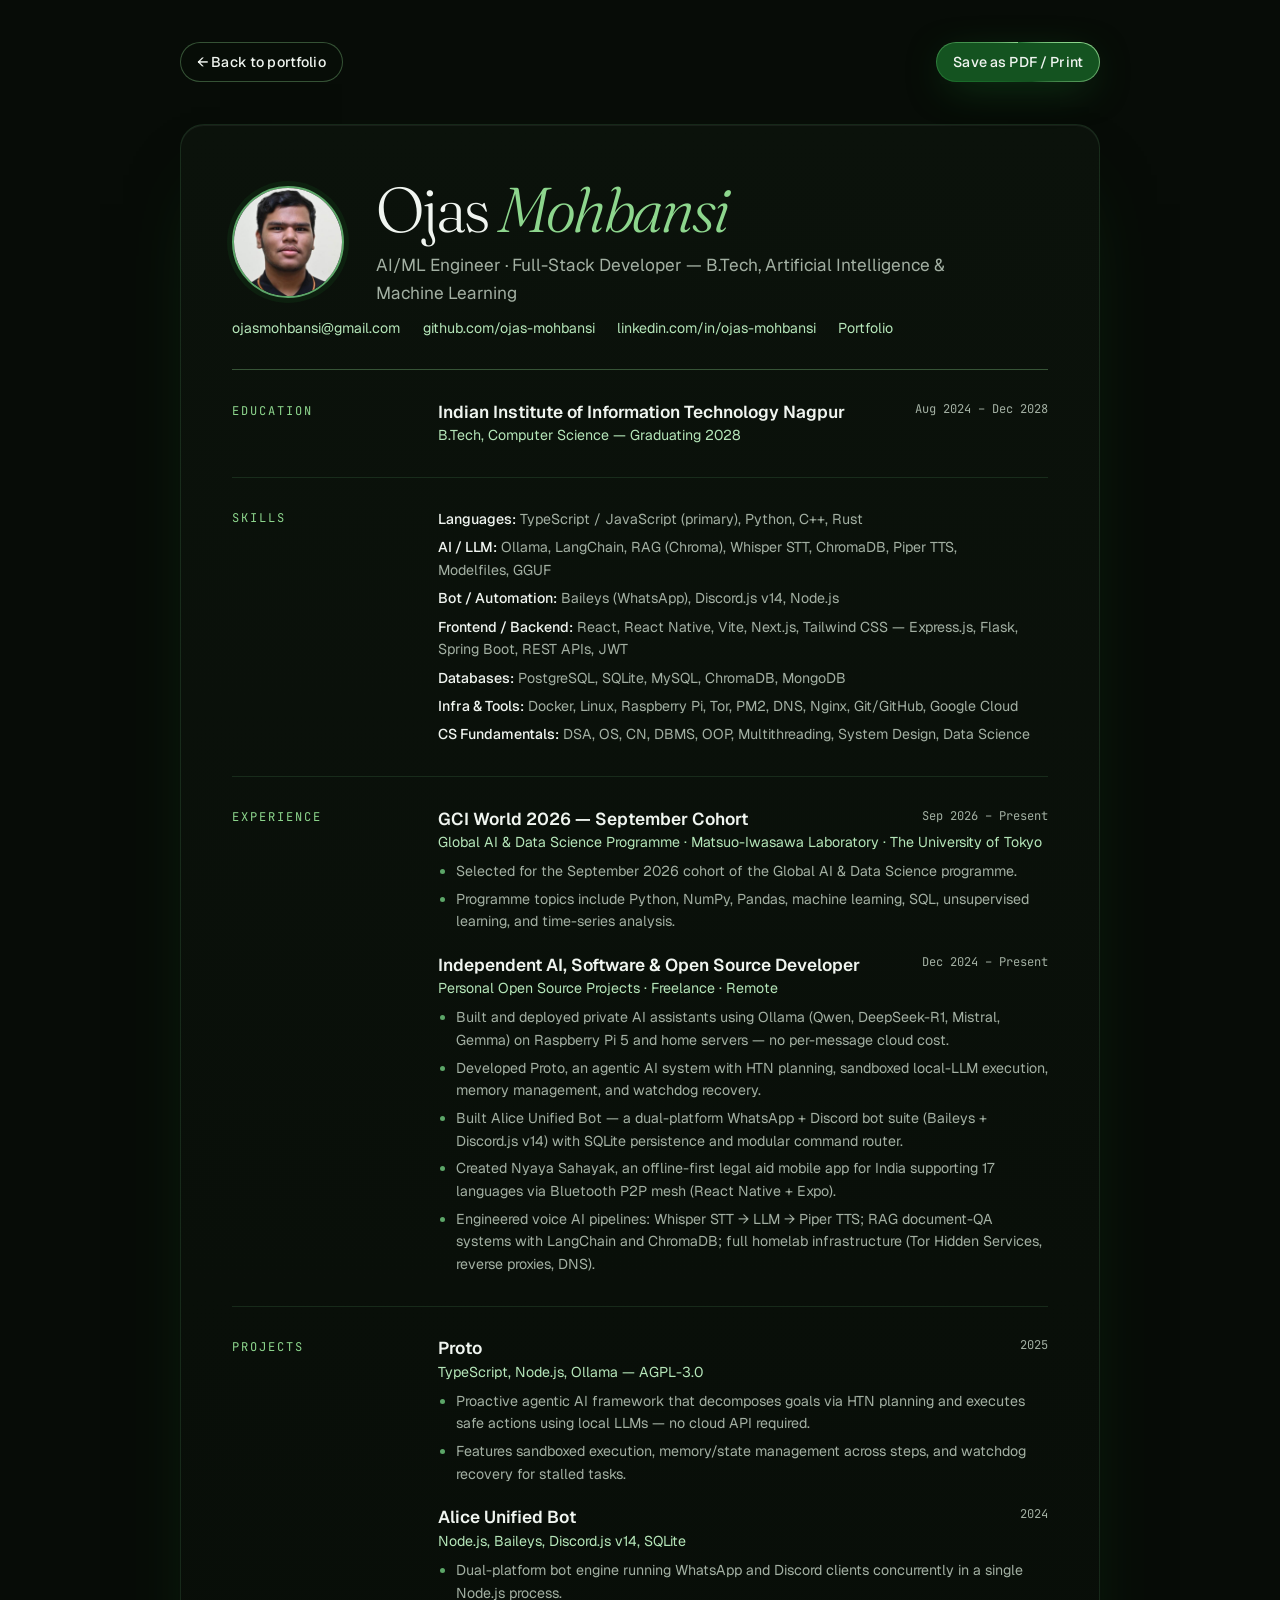
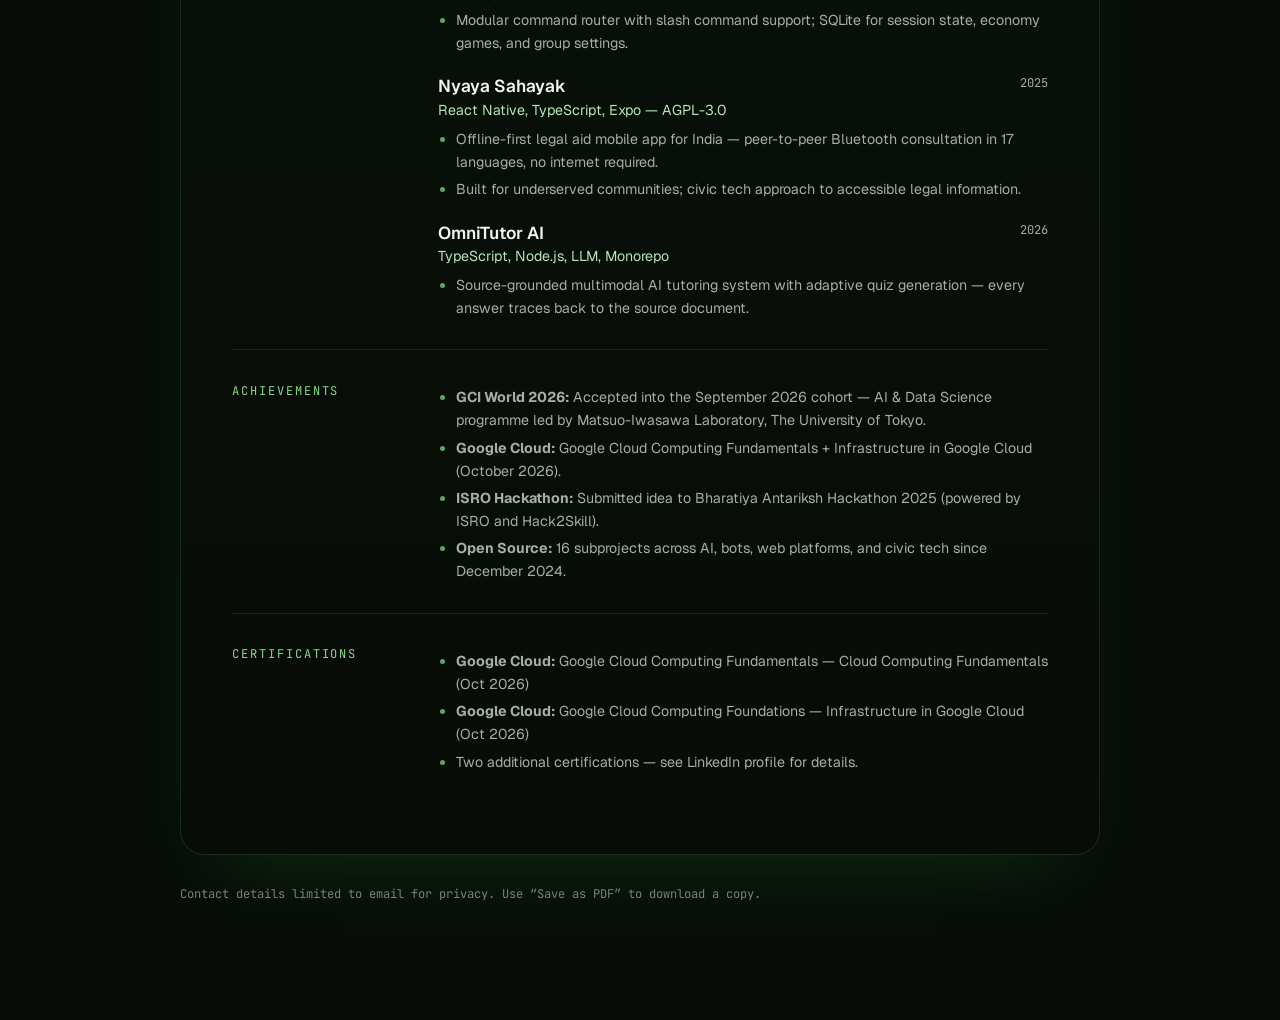
<file: site/resume.html>
﻿<!doctype html>
<html lang="en">
<head>
  <meta charset="utf-8">
  <meta name="viewport" content="width=device-width, initial-scale=1">
  <title>Resume — Ojas Mohbansi</title>
  <meta name="description" content="Resume of Ojas Mohbansi — B.Tech CS at IIIT Nagpur, AI systems developer, open source builder.">
  <meta name="theme-color" content="#070C07">
  <link rel="canonical" href="https://ojas-mohbansi.github.io/ojas-mohbansi/resume.html">
  <link rel="icon" href="favicon.svg" type="image/svg+xml">
  <link rel="preconnect" href="https://fonts.googleapis.com">
  <link rel="preconnect" href="https://fonts.gstatic.com" crossorigin>
  <link rel="stylesheet" href="https://fonts.googleapis.com/css2?family=Fraunces:ital,opsz,wght@0,9..144,300..600;1,9..144,300..600&family=Geist:wght@300..700&family=JetBrains+Mono:wght@400;500&display=swap">
  <link rel="stylesheet" href="assets/css/tokens.css">
  <link rel="stylesheet" href="assets/css/base.css">
  <style>
    :root {
      color-scheme: dark;
      --rose-50: #F0F5F0;
      --rose-100: #DDEEDD;
      --rose-200: #B5E6B9;
      --rose-300: #8DD68D;
      --rose-400: #70BE7C;
      --rose-500: #5CA668;
      --rose-600: #398547;
      --wine-400: #5CA668;
      --wine-500: #2F843C;
      --wine-600: #1A6B2A;
      --wine-700: #145320;
      --wine-800: #0E1A0E;
      --accent: #8DD68D;
      --ink-950: #070C07;
      --ink-900: #0B120B;
      --ink-800: #0E1A0E;
      --ivory: #F0F5F0;
      --text-muted: #A3B0A3;
      --faint: #748574;
      --line: rgba(92, 166, 104, .18);
      --line-strong: rgba(141, 214, 141, .34);
    }
    .r-head__identity { display: flex; align-items: center; gap: clamp(1rem, 3vw, 2rem); }
    .r-head__portrait { display: block; width: 112px; height: 112px; flex: 0 0 112px; object-fit: cover; object-position: center 36%; border-radius: 50%; border: 2px solid #5CA668; background: #0B120B; box-shadow: 0 0 0 5px rgba(26, 107, 42, .16); }
    .r-head__copy { display: grid; gap: .6rem; min-width: 0; }
    .r-head__copy .role { margin: 0; }
    .r-head h1 em { color: #8DD68D; }
    .r-links a, .r-item .sub { color: #B5E6B9; }
    .r-item li::marker, .r-list li::marker { color: #5CA668; }
    @media (max-width: 520px) { .r-head__identity { align-items: flex-start; gap: .9rem; } .r-head__portrait { width: 76px; height: 76px; flex-basis: 76px; } }
    @media print { .r-head__portrait { width: 78px; height: 78px; flex-basis: 78px; box-shadow: none; } }
    @layer sections {
      body { padding-block: var(--space-xl) var(--space-3xl); }
      body::after { display: none; }
      .bar {
        display: flex; flex-wrap: wrap; gap: var(--space-s); justify-content: space-between; align-items: center;
        margin-bottom: var(--space-xl);
      }
      .bar__actions { display: flex; flex-wrap: wrap; gap: 0.6rem; }
      .sheet {
        padding: clamp(1.25rem, 4vw, 3.5rem);
        border: 1px solid var(--line);
        border-radius: var(--radius-l);
        background: linear-gradient(180deg, var(--ink-900), var(--ink-950));
        box-shadow: var(--shadow-2);
      }
      .r-head { display: grid; gap: 0.6rem; padding-bottom: var(--space-l); border-bottom: 1px solid var(--line-strong); }
      .r-head h1 { font-family: var(--font-display); font-size: var(--step-4); font-weight: 300; letter-spacing: -0.035em; }
      .r-head h1 em { color: var(--rose-300); }
      .r-head .role { color: var(--text-muted); }
      .r-links { display: flex; flex-wrap: wrap; gap: 0.4rem 1.4rem; list-style: none; padding: 0; font-size: var(--step--1); }
      .r-links a { color: var(--rose-200); }
      .r-sec { display: grid; grid-template-columns: 11rem 1fr; gap: var(--space-l); padding-block: var(--space-l); border-bottom: 1px solid var(--line); }
      .r-sec:last-child { border-bottom: 0; }
      .r-sec > h2 { font-family: var(--font-mono); font-size: var(--step--2); letter-spacing: 0.16em; text-transform: uppercase; color: var(--accent); padding-top: 0.3rem; }
      .r-item + .r-item { margin-top: var(--space-m); }
      .r-item__top { display: flex; flex-wrap: wrap; justify-content: space-between; gap: 0.2rem 1rem; }
      .r-item h3 { font-size: var(--step-0); font-weight: 600; line-height: 1.4; }
      .r-item .meta { font-family: var(--font-mono); font-size: var(--step--2); color: var(--text-muted); white-space: nowrap; }
      .r-item .sub { color: var(--rose-200); font-size: var(--step--1); }
      .r-item ul, .r-list { padding-left: 1.1rem; margin-top: 0.4rem; display: grid; gap: 0.3rem; color: var(--text-muted); font-size: var(--step--1); }
      .r-item li::marker, .r-list li::marker { color: var(--wine-600); }
      .r-skills { display: grid; gap: 0.35rem; font-size: var(--step--1); color: var(--text-muted); }
      .r-skills b { color: var(--ivory); font-weight: 500; }
      .r-note { margin-top: var(--space-l); font-size: var(--step--2); color: var(--faint); font-family: var(--font-mono); }
      @media (max-width: 680px) { .r-sec { grid-template-columns: 1fr; gap: 0.6rem; } }

      @media print {
        @page { margin: 14mm 14mm; }
        body { background: #fff !important; color: #000 !important; padding: 0; font-size: 10.5pt; }
        .bar, .r-note { display: none; }
        .sheet { border: 0; padding: 0; box-shadow: none; background: none !important; }
        .r-sec { break-inside: avoid; padding-block: 0.6rem; }
        .r-head h1 { font-size: 24pt; }
        a { color: #000 !important; text-decoration: none; }
      }
    }
  

    /* Monochrome print/PDF output — all colour stripped; screen colours unchanged. */
    @media print {
      :root { color-scheme: light !important; }
      *, *::before, *::after {
        color: #000 !important;
        background-color: transparent !important;
        background-image: none !important;
        border-color: #aaa !important;
        box-shadow: none !important;
        text-shadow: none !important;
        -webkit-print-color-adjust: exact !important;
        print-color-adjust: exact !important;
      }
      html, body { color: #000 !important; background: #fff !important; }
      .sheet, main, article, section, header, footer {
        color: #000 !important;
        background: #fff !important;
        border-color: #aaa !important;
      }
      a, a:visited, a:hover, a:focus { color: #000 !important; }
      .r-head__portrait {
        filter: grayscale(100%) contrast(1.1) !important;
        border-color: #aaa !important;
        box-shadow: none !important;
      }
      img, svg { filter: grayscale(100%) !important; }
      .r-item li::marker, .r-list li::marker { color: #000 !important; }
      .r-sec > h2 { color: #000 !important; border-color: #aaa !important; }
      .r-item .sub { color: #444 !important; }
      .r-item .meta, .r-skills, .r-item ul, .r-list { color: #333 !important; }
    }
</style>
</head>
<body>
  <main class="container" style="max-width: 920px">
    <div class="bar">
      <a class="btn btn--ghost btn--small" href="./">← Back to portfolio</a>
      <div class="bar__actions">
        <button class="btn btn--primary btn--small" type="button" onclick="window.print()">Save as PDF / Print</button>
      </div>
    </div>

    <article class="sheet">
      <header class="r-head">
        <div class="r-head__identity">
          <img class="r-head__portrait" src="[data-uri]" width="460" height="460" alt="Portrait of Ojas Mohbansi" decoding="async">
          <div class="r-head__copy">
            <h1>Ojas <em>Mohbansi</em></h1>
            <p class="role">AI/ML Engineer · Full-Stack Developer — B.Tech, Artificial Intelligence &amp; Machine Learning</p>
          </div>
        </div>
        <ul class="r-links">
          <li><a class="link-u" href="mailto:ojasmohbansi@gmail.com">ojasmohbansi@gmail.com</a></li>
          <li><a class="link-u" href="https://github.com/ojas-mohbansi">github.com/ojas-mohbansi</a></li>
          <li><a class="link-u" href="https://www.linkedin.com/in/ojas-mohbansi/">linkedin.com/in/ojas-mohbansi</a></li>
          <li><a class="link-u" href="https://ojas-mohbansi.github.io/ojas-mohbansi/">Portfolio</a></li>
        </ul>
      </header>

      <section class="r-sec">
        <h2>Education</h2>
        <div>
          <div class="r-item">
            <div class="r-item__top"><h3>Indian Institute of Information Technology Nagpur</h3><span class="meta">Aug 2024 – Dec 2028</span></div>
            <p class="sub">B.Tech, Computer Science — Graduating 2028</p>
          </div>
        </div>
      </section>

      <section class="r-sec">
        <h2>Skills</h2>
        <div class="r-skills">
          <p><b>Languages:</b> TypeScript / JavaScript (primary), Python, C++, Rust</p>
          <p><b>AI / LLM:</b> Ollama, LangChain, RAG (Chroma), Whisper STT, ChromaDB, Piper TTS, Modelfiles, GGUF</p>
          <p><b>Bot / Automation:</b> Baileys (WhatsApp), Discord.js v14, Node.js</p>
          <p><b>Frontend / Backend:</b> React, React Native, Vite, Next.js, Tailwind CSS — Express.js, Flask, Spring Boot, REST APIs, JWT</p>
          <p><b>Databases:</b> PostgreSQL, SQLite, MySQL, ChromaDB, MongoDB</p>
          <p><b>Infra &amp; Tools:</b> Docker, Linux, Raspberry Pi, Tor, PM2, DNS, Nginx, Git/GitHub, Google Cloud</p>
          <p><b>CS Fundamentals:</b> DSA, OS, CN, DBMS, OOP, Multithreading, System Design, Data Science</p>
        </div>
      </section>

      <section class="r-sec">
        <h2>Experience</h2>
        <div>
          <div class="r-item">
            <div class="r-item__top"><h3>GCI World 2026 — September Cohort</h3><span class="meta">Sep 2026 – Present</span></div>
            <p class="sub">Global AI &amp; Data Science Programme · Matsuo-Iwasawa Laboratory · The University of Tokyo</p>
            <ul>
              <li>Selected for the September 2026 cohort of the Global AI &amp; Data Science programme.</li>
              <li>Programme topics include Python, NumPy, Pandas, machine learning, SQL, unsupervised learning, and time-series analysis.</li>
            </ul>
          </div>
          <div class="r-item">
            <div class="r-item__top"><h3>Independent AI, Software &amp; Open Source Developer</h3><span class="meta">Dec 2024 – Present</span></div>
            <p class="sub">Personal Open Source Projects · Freelance · Remote</p>
            <ul>
              <li>Built and deployed private AI assistants using Ollama (Qwen, DeepSeek-R1, Mistral, Gemma) on Raspberry Pi 5 and home servers — no per-message cloud cost.</li>
              <li>Developed Proto, an agentic AI system with HTN planning, sandboxed local-LLM execution, memory management, and watchdog recovery.</li>
              <li>Built Alice Unified Bot — a dual-platform WhatsApp + Discord bot suite (Baileys + Discord.js v14) with SQLite persistence and modular command router.</li>
              <li>Created Nyaya Sahayak, an offline-first legal aid mobile app for India supporting 17 languages via Bluetooth P2P mesh (React Native + Expo).</li>
              <li>Engineered voice AI pipelines: Whisper STT → LLM → Piper TTS; RAG document-QA systems with LangChain and ChromaDB; full homelab infrastructure (Tor Hidden Services, reverse proxies, DNS).</li>
            </ul>
          </div>
        </div>
      </section>

      <section class="r-sec">
        <h2>Projects</h2>
        <div>
          <div class="r-item">
            <div class="r-item__top"><h3><a class="link-u" href="https://github.com/ojas-mohbansi/proto">Proto</a></h3><span class="meta">2025</span></div>
            <p class="sub">TypeScript, Node.js, Ollama — AGPL-3.0</p>
            <ul>
              <li>Proactive agentic AI framework that decomposes goals via HTN planning and executes safe actions using local LLMs — no cloud API required.</li>
              <li>Features sandboxed execution, memory/state management across steps, and watchdog recovery for stalled tasks.</li>
            </ul>
          </div>
          <div class="r-item">
            <div class="r-item__top"><h3>Alice Unified Bot</h3><span class="meta">2024</span></div>
            <p class="sub">Node.js, Baileys, Discord.js v14, SQLite</p>
            <ul>
              <li>Dual-platform bot engine running WhatsApp and Discord clients concurrently in a single Node.js process.</li>
              <li>Modular command router with slash command support; SQLite for session state, economy games, and group settings.</li>
            </ul>
          </div>
          <div class="r-item">
            <div class="r-item__top"><h3><a class="link-u" href="https://github.com/ojas-mohbansi/nyaya-sahayak">Nyaya Sahayak</a></h3><span class="meta">2025</span></div>
            <p class="sub">React Native, TypeScript, Expo — AGPL-3.0</p>
            <ul>
              <li>Offline-first legal aid mobile app for India — peer-to-peer Bluetooth consultation in 17 languages, no internet required.</li>
              <li>Built for underserved communities; civic tech approach to accessible legal information.</li>
            </ul>
          </div>
          <div class="r-item">
            <div class="r-item__top"><h3><a class="link-u" href="https://github.com/ojas-mohbansi/omnitutor-ai">OmniTutor AI</a></h3><span class="meta">2026</span></div>
            <p class="sub">TypeScript, Node.js, LLM, Monorepo</p>
            <ul>
              <li>Source-grounded multimodal AI tutoring system with adaptive quiz generation — every answer traces back to the source document.</li>
            </ul>
          </div>
        </div>
      </section>

      <section class="r-sec">
        <h2>Achievements</h2>
        <ul class="r-list">
          <li><strong>GCI World 2026:</strong> Accepted into the September 2026 cohort — AI &amp; Data Science programme led by Matsuo-Iwasawa Laboratory, The University of Tokyo.</li>
          <li><strong>Google Cloud:</strong> Google Cloud Computing Fundamentals + Infrastructure in Google Cloud (October 2026).</li>
          <li><strong>ISRO Hackathon:</strong> Submitted idea to Bharatiya Antariksh Hackathon 2025 (powered by ISRO and Hack2Skill).</li>
          <li><strong>Open Source:</strong> 16 subprojects across AI, bots, web platforms, and civic tech since December 2024.</li>
        </ul>
      </section>

      <section class="r-sec">
        <h2>Certifications</h2>
        <ul class="r-list">
          <li><strong>Google Cloud:</strong> Google Cloud Computing Fundamentals — Cloud Computing Fundamentals (Oct 2026)</li>
          <li><strong>Google Cloud:</strong> Google Cloud Computing Foundations — Infrastructure in Google Cloud (Oct 2026)</li>
          <li>Two additional certifications — see LinkedIn profile for details.</li>
        </ul>
      </section>
    </article>
    <p class="r-note">Contact details limited to email for privacy. Use “Save as PDF” to download a copy.</p>
  </main>
</body>
</html>
</file>
<file: site/assets/css/tokens.css>
﻿/* ==========================================================================
   Design tokens — "Burgundy After Dark"
   ========================================================================== */

@property --angle {
  syntax: "<angle>";
  inherits: false;
  initial-value: 0deg;
}

:root {
  color-scheme: dark;

  /* Palette */
  --ink-950: #10070c;
  --ink-900: #190b12;
  --ink-850: #1f0d17;
  --ink-800: #27101c;
  --wine-700: #6e1738;
  --wine-600: #941f4d;
  --rose-300: #d88ca8;
  --rose-200: #e9b9ca;
  --ivory: #f6edf0;
  --muted: #b7a5ae;
  --faint: #8a7480;
  --line: rgba(92, 166, 104, 0.16);
  --line-strong: rgba(92, 166, 104, 0.32);
  --brass: #c9a27a;

  /* Semantic */
  --bg: var(--ink-950);
  --bg-2: var(--ink-900);
  --surface: var(--ink-800);
  --text: var(--ivory);
  --text-muted: var(--muted);
  --accent: var(--rose-300);
  --accent-strong: var(--wine-600);
  --focus: var(--rose-200);

  /* Heatmap scale (none → low → mid → high → peak green) */
  --heat-0: #0B120B;
  --heat-1: #113A11;
  --heat-2: #1A6B2A;
  --heat-3: #2F843C;
  --heat-4: #8DD68D;

  /* Typography */
  --font-display: "Fraunces", "Iowan Old Style", "Palatino Linotype", Georgia, serif;
  --font-sans: "Geist", "Inter", ui-sans-serif, system-ui, -apple-system, "Segoe UI", sans-serif;
  --font-mono: "JetBrains Mono", ui-monospace, "SF Mono", Menlo, Consolas, monospace;

  --step--2: clamp(0.69rem, 0.66rem + 0.12vw, 0.76rem);
  --step--1: clamp(0.8rem, 0.77rem + 0.16vw, 0.89rem);
  --step-0: clamp(0.97rem, 0.93rem + 0.2vw, 1.08rem);
  --step-1: clamp(1.15rem, 1.08rem + 0.36vw, 1.38rem);
  --step-2: clamp(1.4rem, 1.26rem + 0.7vw, 1.85rem);
  --step-3: clamp(1.8rem, 1.5rem + 1.5vw, 2.8rem);
  --step-4: clamp(2.3rem, 1.75rem + 2.75vw, 4.2rem);
  --step-5: clamp(3rem, 1.9rem + 5.4vw, 7.4rem);

  /* Spacing */
  --space-2xs: clamp(0.25rem, 0.23rem + 0.1vw, 0.31rem);
  --space-xs: clamp(0.5rem, 0.46rem + 0.2vw, 0.63rem);
  --space-s: clamp(0.75rem, 0.7rem + 0.3vw, 0.94rem);
  --space-m: clamp(1rem, 0.92rem + 0.4vw, 1.25rem);
  --space-l: clamp(1.5rem, 1.38rem + 0.6vw, 1.88rem);
  --space-xl: clamp(2rem, 1.8rem + 1vw, 2.75rem);
  --space-2xl: clamp(3rem, 2.6rem + 2vw, 4.5rem);
  --space-3xl: clamp(4.5rem, 3.6rem + 4.5vw, 8rem);

  --gutter: clamp(1rem, 0.5rem + 2.5vw, 2.5rem);
  --max: 1240px;
  --measure: 62ch;

  /* Shape & depth */
  --radius-s: 6px;
  --radius-m: 14px;
  --radius-l: 24px;
  --shadow-1: 0 1px 0 rgba(246, 237, 240, 0.04) inset, 0 18px 40px -24px rgba(0, 0, 0, 0.8);
  --shadow-2: 0 1px 0 rgba(246, 237, 240, 0.06) inset, 0 40px 80px -40px rgba(21, 83, 33, 0.55);

  /* Motion */
  --ease-out: cubic-bezier(0.16, 1, 0.3, 1);
  --ease-in-out: cubic-bezier(0.65, 0, 0.35, 1);
  --ease-spring: cubic-bezier(0.34, 1.56, 0.64, 1);
  --dur-1: 160ms;
  --dur-2: 320ms;
  --dur-3: 700ms;
  --dur-4: 1100ms;

  --nav-h: 68px;
}

@media (prefers-reduced-motion: reduce) {
  :root {
    --dur-1: 0ms;
    --dur-2: 0ms;
    --dur-3: 0ms;
    --dur-4: 0ms;
  }
}
</file>
<file: site/assets/css/base.css>
﻿/* ==========================================================================
   Base — reset, typography, shared primitives, motion utilities
   ========================================================================== */

@layer reset, base, components, sections, utilities;

@layer reset {
  *, *::before, *::after { box-sizing: border-box; }
  * { margin: 0; }
  html { -webkit-text-size-adjust: 100%; text-size-adjust: 100%; }
  img, svg, video { display: block; max-width: 100%; }
  input, button, textarea, select { font: inherit; color: inherit; }
  button { background: none; border: 0; padding: 0; cursor: pointer; }
  ul[role="list"], ol[role="list"] { list-style: none; padding: 0; }
  p, h1, h2, h3, h4, li { overflow-wrap: break-word; }
}

@layer base {
  html {
    scroll-behavior: smooth;
    scroll-padding-top: calc(var(--nav-h) + 1.5rem);
    background: var(--bg);
  }
  @media (prefers-reduced-motion: reduce) { html { scroll-behavior: auto; } }

  body {
    min-height: 100vh;
    background: var(--bg);
    color: var(--text);
    font-family: var(--font-sans);
    font-size: var(--step-0);
    line-height: 1.6;
    font-feature-settings: "ss01", "cv11";
    -webkit-font-smoothing: antialiased;
    -moz-osx-font-smoothing: grayscale;
    text-rendering: optimizeLegibility;
    overflow-x: clip;
  }

  /* Film grain over the whole page — one fixed layer, no per-element cost */
  body::after {
    content: "";
    position: fixed;
    inset: 0;
    z-index: 100;
    pointer-events: none;
    opacity: 0.06;
    mix-blend-mode: overlay;
    background-image: url("data:image/svg+xml,%3Csvg xmlns='http://www.w3.org/2000/svg' width='180' height='180'%3E%3Cfilter id='n'%3E%3CfeTurbulence type='fractalNoise' baseFrequency='.85' numOctaves='3' stitchTiles='stitch'/%3E%3CfeColorMatrix values='0 0 0 0 1 0 0 0 0 1 0 0 0 0 1 0 0 0 1 0'/%3E%3C/filter%3E%3Crect width='100%25' height='100%25' filter='url(%23n)'/%3E%3C/svg%3E");
  }

  ::selection { background: var(--wine-600); color: var(--ivory); }

  h1, h2, h3 { font-weight: 400; line-height: 1.05; text-wrap: balance; }
  p { text-wrap: pretty; }

  a { color: inherit; text-decoration: none; }

  :focus-visible {
    outline: 2px solid var(--focus);
    outline-offset: 3px;
    border-radius: 4px;
  }

  [hidden] { display: none !important; }
}

@layer components {
  .skip-link {
    position: fixed;
    top: 0.75rem;
    left: 0.75rem;
    z-index: 200;
    padding: 0.6rem 1rem;
    background: var(--ivory);
    color: var(--ink-950);
    border-radius: var(--radius-s);
    font-weight: 600;
    transform: translateY(-160%);
    transition: transform var(--dur-2) var(--ease-out);
  }
  .skip-link:focus { transform: none; }

  .container {
    width: min(100% - 2 * var(--gutter), var(--max));
    margin-inline: auto;
  }

  /* Monospace metadata labels */
  .mono {
    font-family: var(--font-mono);
    font-size: var(--step--2);
    letter-spacing: 0.08em;
    text-transform: uppercase;
    color: var(--text-muted);
  }

  .eyebrow {
    display: inline-flex;
    align-items: center;
    gap: 0.75em;
    font-family: var(--font-mono);
    font-size: var(--step--2);
    letter-spacing: 0.22em;
    text-transform: uppercase;
    color: var(--accent);
  }
  .eyebrow::before {
    content: "";
    width: 2.25rem;
    height: 1px;
    background: linear-gradient(90deg, transparent, currentColor);
  }

  .serif { font-family: var(--font-display); }
  .italic { font-style: italic; font-variation-settings: "SOFT" 100, "WONK" 1; }

  /* --- Section heading pattern ------------------------------------------ */
  .section { position: relative; padding-block: var(--space-3xl); }
  .section-head {
    display: grid;
    gap: var(--space-m);
    margin-bottom: var(--space-2xl);
    max-width: 52rem;
  }
  .section-index {
    display: flex;
    align-items: baseline;
    gap: 1rem;
    font-family: var(--font-mono);
    font-size: var(--step--2);
    letter-spacing: 0.16em;
    text-transform: uppercase;
    color: var(--text-muted);
  }
  .section-index b { color: var(--accent); font-weight: 500; }
  .section-title {
    font-family: var(--font-display);
    font-size: var(--step-4);
    font-weight: 300;
    font-variation-settings: "opsz" 144, "SOFT" 30;
    letter-spacing: -0.03em;
  }
  .section-title em {
    font-style: italic;
    color: var(--rose-200);
    font-variation-settings: "opsz" 144, "SOFT" 100, "WONK" 1;
  }
  .section-lede { color: var(--text-muted); max-width: var(--measure); font-size: var(--step-1); line-height: 1.55; }

  /* --- Buttons ------------------------------------------------------------ */
  .btn {
    --btn-bg: transparent;
    position: relative;
    display: inline-flex;
    align-items: center;
    justify-content: center;
    gap: 0.6rem;
    min-height: 3rem;
    padding: 0.8rem 1.4rem;
    border-radius: 999px;
    font-weight: 500;
    font-size: var(--step--1);
    letter-spacing: 0.01em;
    background: var(--btn-bg);
    isolation: isolate;
    transition:
      transform var(--dur-2) var(--ease-out),
      background-color var(--dur-2) var(--ease-out),
      color var(--dur-2) var(--ease-out),
      box-shadow var(--dur-2) var(--ease-out);
    translate: var(--mag-x, 0) var(--mag-y, 0);
  }
  .btn svg { width: 1.05em; height: 1.05em; flex: none; transition: transform var(--dur-2) var(--ease-out); }
  .btn:hover svg.arrow { transform: translateX(3px); }

  /* Primary: wine core with a rotating conic rim */
  .btn--primary {
    color: var(--ivory);
    background:
      linear-gradient(var(--wine-700), var(--wine-700)) padding-box,
      conic-gradient(from var(--angle), var(--wine-600), var(--rose-300), var(--wine-700) 40%, var(--wine-600) 70%, var(--rose-300)) border-box;
    border: 1px solid transparent;
    box-shadow: 0 10px 40px -12px rgba(26, 107, 42, 0.8);
    animation: spin-angle 6s linear infinite;
  }
  .btn--primary::before {
    content: "";
    position: absolute;
    inset: 0;
    z-index: -1;
    border-radius: inherit;
    background: radial-gradient(120% 140% at var(--bx, 50%) 120%, rgba(92, 166, 104, 0.45), transparent 60%);
    opacity: 0;
    transition: opacity var(--dur-2) var(--ease-out);
  }
  .btn--primary:hover::before { opacity: 1; }

  .btn--ghost {
    color: var(--ivory);
    border: 1px solid var(--line-strong);
    background: rgba(11, 18, 11, 0.35);
  }
  .btn--ghost:hover { background: rgba(21, 83, 33, 0.3); border-color: rgba(92, 166, 104, 0.5); }

  .btn--small { min-height: 2.4rem; padding: 0.5rem 1rem; }

  /* Underline that draws in from the left */
  .link-u {
    background: linear-gradient(currentColor, currentColor) 0 100% / 0% 1px no-repeat;
    transition: background-size var(--dur-2) var(--ease-out), color var(--dur-2);
    padding-bottom: 2px;
  }
  .link-u:hover, .link-u:focus-visible { background-size: 100% 1px; color: var(--ivory); }

  /* Tags */
  .tags { display: flex; flex-wrap: wrap; gap: 0.4rem; list-style: none; padding: 0; }
  .tag {
    font-family: var(--font-mono);
    font-size: var(--step--2);
    letter-spacing: 0.03em;
    padding: 0.28rem 0.6rem;
    border: 1px solid var(--line);
    border-radius: 999px;
    color: var(--rose-200);
    background: rgba(11, 18, 11, 0.6);
  }

  /* Glass — used sparingly (nav, tooltip, a couple of chips) */
  .glass {
    background: rgba(9, 14, 9, 0.72);
    border: 1px solid var(--line);
  }
  @supports ((backdrop-filter: blur(1px)) or (-webkit-backdrop-filter: blur(1px))) {
    .glass {
      background: rgba(9, 14, 9, 0.55);
      -webkit-backdrop-filter: blur(14px) saturate(140%);
      backdrop-filter: blur(14px) saturate(140%);
    }
  }

  .icon { width: 1.1em; height: 1.1em; flex: none; }
}

/* ==========================================================================
   Motion utilities
   ========================================================================== */
@layer utilities {
  /* Scroll reveals: only hide content once JS is confirmed running */
  .js [data-reveal] {
    opacity: 0;
    transform: translate3d(0, 28px, 0);
    transition:
      opacity var(--dur-4) var(--ease-out),
      transform var(--dur-4) var(--ease-out);
    transition-delay: calc(var(--d, 0) * 90ms);
  }
  .js [data-reveal="fade"] { transform: none; }
  .js [data-reveal="left"] { transform: translate3d(-32px, 0, 0); }
  .js [data-reveal].is-in { opacity: 1; transform: none; }

  /* Line-mask reveal for display headlines */
  .line-mask { display: block; overflow: hidden; padding-bottom: 0.08em; margin-bottom: -0.08em; }
  .line-mask > span { display: block; }
  .js .line-mask > span {
    transform: translate3d(0, 105%, 0);
    transition: transform 1.2s var(--ease-out);
    transition-delay: calc(var(--d, 0) * 110ms + 250ms);
  }
  .js .is-ready .line-mask > span { transform: none; }

  .visually-hidden {
    position: absolute !important;
    width: 1px; height: 1px;
    padding: 0; margin: -1px;
    overflow: hidden; clip: rect(0 0 0 0);
    white-space: nowrap; border: 0;
  }

  @media (prefers-reduced-motion: reduce) {
    .js [data-reveal], .js .line-mask > span { opacity: 1; transform: none; transition: none; }
    *, *::before, *::after { animation-duration: 0.001ms !important; animation-iteration-count: 1 !important; }
  }
}

@keyframes spin-angle { to { --angle: 360deg; } }
@keyframes pulse-dot {
  0% { box-shadow: 0 0 0 0 rgba(92, 166, 104, 0.55); }
  70% { box-shadow: 0 0 0 10px rgba(92, 166, 104, 0); }
  100% { box-shadow: 0 0 0 0 rgba(92, 166, 104, 0); }
}
@keyframes drift {
  0%, 100% { transform: translate3d(0, 0, 0) scale(1); }
  50% { transform: translate3d(var(--dx, 4%), var(--dy, -3%), 0) scale(1.08); }
}
@keyframes rotate { to { transform: rotate(360deg); } }
@keyframes draw { to { stroke-dashoffset: 0; } }

/* Cross-document view transitions (index ↔ resume) where supported */
@view-transition { navigation: auto; }
::view-transition-old(root),
::view-transition-new(root) { animation-duration: 420ms; animation-timing-function: var(--ease-in-out); }
</file>
<file: site/assets/css/components.css>
﻿/* ==========================================================================
   Components — intro, progress, navigation, heatmap
   ========================================================================== */

@layer components {
  /* --- Opening sequence ---------------------------------------------------
     A 1.4s monogram draw that fades out on its own. pointer-events: none
     means the page underneath is usable from the first frame. */
  .intro {
    position: fixed;
    inset: 0;
    z-index: 150;
    display: grid;
    place-items: center;
    background: var(--ink-950);
    pointer-events: none;
    animation: intro-out 0.9s var(--ease-in-out) 1s forwards;
  }
  .intro__mark { width: 84px; height: 84px; }
  .intro__mark circle {
    fill: none;
    stroke: var(--rose-300);
    stroke-width: 1;
    stroke-dasharray: 340;
    stroke-dashoffset: 340;
    animation: draw 1.1s var(--ease-out) forwards;
  }
  .intro__mark text {
    font-family: var(--font-display);
    font-style: italic;
    font-size: 40px;
    fill: var(--ivory);
    opacity: 0;
    animation: fade-in 0.6s var(--ease-out) 0.35s forwards;
  }
  .no-intro .intro { display: none; }
  @keyframes intro-out { to { opacity: 0; visibility: hidden; } }
  @keyframes fade-in { to { opacity: 1; } }
  @media (prefers-reduced-motion: reduce) { .intro { display: none; } }

  /* --- Scroll progress ---------------------------------------------------- */
  .scroll-progress {
    position: fixed;
    inset: 0 0 auto;
    height: 2px;
    z-index: 120;
    pointer-events: none;
  }
  .scroll-progress span {
    display: block;
    height: 100%;
    transform-origin: 0 50%;
    transform: scaleX(var(--progress, 0));
    background: linear-gradient(90deg, var(--wine-700), var(--rose-300));
    box-shadow: 0 0 12px rgba(92, 166, 104, 0.6);
  }
  /* Native scroll-driven version; JS only fills --progress when unsupported */
  @supports (animation-timeline: scroll()) {
    .scroll-progress span {
      transform: scaleX(0);
      animation: grow-x linear both;
      animation-timeline: scroll(root block);
    }
  }
  @keyframes grow-x { to { transform: scaleX(1); } }

  /* --- Navigation ----------------------------------------------------------- */
  .nav {
    position: fixed;
    inset: 0 0 auto;
    z-index: 110;
    height: var(--nav-h);
    transition: background-color var(--dur-3) var(--ease-out), border-color var(--dur-3), translate var(--dur-3) var(--ease-out);
    border-bottom: 1px solid transparent;
  }
  .nav.is-scrolled {
    background: rgba(7, 12, 7, 0.82);
    border-bottom-color: var(--line);
  }
  @supports ((backdrop-filter: blur(1px)) or (-webkit-backdrop-filter: blur(1px))) {
    .nav.is-scrolled {
      background: rgba(7, 12, 7, 0.6);
      -webkit-backdrop-filter: blur(16px) saturate(150%);
      backdrop-filter: blur(16px) saturate(150%);
    }
  }
  .nav.is-hidden:not(.is-open) { translate: 0 -100%; }

  .nav__inner {
    height: 100%;
    display: flex;
    align-items: center;
    gap: var(--space-l);
  }
  .nav__brand { display: inline-flex; align-items: center; gap: 0.7rem; margin-right: auto; }
  .nav__mono { width: 36px; height: 36px; }
  .nav__mono rect { fill: var(--ink-800); stroke: var(--line-strong); transition: fill var(--dur-2); }
  .nav__mono text { font-family: var(--font-display); font-style: italic; font-size: 17px; fill: var(--ivory); }
  .nav__brand:hover .nav__mono rect { fill: var(--wine-700); }
  .nav__name { font-weight: 500; letter-spacing: -0.01em; font-size: var(--step--1); }

  .nav__links ul { display: flex; gap: 0.25rem; list-style: none; padding: 0; }
  .nav__links a {
    position: relative;
    display: block;
    padding: 0.5rem 0.8rem;
    font-size: var(--step--1);
    color: var(--text-muted);
    border-radius: 999px;
    transition: color var(--dur-2);
  }
  .nav__links a::after {
    content: "";
    position: absolute;
    left: 50%;
    bottom: 0.2rem;
    width: 4px;
    height: 4px;
    border-radius: 50%;
    background: var(--rose-300);
    transform: translateX(-50%) scale(0);
    transition: transform var(--dur-2) var(--ease-spring);
  }
  .nav__links a:hover { color: var(--ivory); }
  .nav__links a[aria-current="true"] { color: var(--ivory); }
  .nav__links a[aria-current="true"]::after { transform: translateX(-50%) scale(1); }

  .nav__toggle { display: none; width: 44px; height: 44px; border-radius: 50%; border: 1px solid var(--line-strong); place-items: center; }
  .nav__burger { position: relative; width: 18px; height: 10px; }
  .nav__burger i {
    position: absolute;
    left: 0;
    width: 100%;
    height: 1.5px;
    background: var(--ivory);
    border-radius: 2px;
    transition: transform var(--dur-2) var(--ease-out), top var(--dur-2) var(--ease-out);
  }
  .nav__burger i:first-child { top: 0; }
  .nav__burger i:last-child { top: 100%; }
  .nav.is-open .nav__burger i { top: 50%; }
  .nav.is-open .nav__burger i:first-child { transform: rotate(45deg); }
  .nav.is-open .nav__burger i:last-child { transform: rotate(-45deg); }

  .mobile-menu {
    position: fixed;
    inset: var(--nav-h) 0 0;
    padding: var(--space-xl) var(--gutter);
    background: var(--ink-950);
    display: flex;
    flex-direction: column;
    justify-content: space-between;
    overflow-y: auto;
    clip-path: inset(0 0 100% 0);
    transition: clip-path var(--dur-3) var(--ease-in-out);
  }
  .mobile-menu.is-open { clip-path: inset(0 0 0 0); }
  .mobile-menu ol { list-style: none; padding: 0; }
  .mobile-menu li {
    border-bottom: 1px solid var(--line);
    opacity: 0;
    transform: translateY(16px);
    transition: opacity var(--dur-3) var(--ease-out), transform var(--dur-3) var(--ease-out);
    transition-delay: calc(var(--i) * 50ms + 120ms);
  }
  .mobile-menu.is-open li { opacity: 1; transform: none; }
  .mobile-menu li a {
    display: flex;
    align-items: baseline;
    gap: 1rem;
    padding: 1rem 0;
    font-family: var(--font-display);
    font-size: var(--step-3);
    font-weight: 300;
    letter-spacing: -0.02em;
  }
  .mobile-menu__foot { display: grid; gap: 1rem; justify-items: start; padding-top: var(--space-xl); }

  @media (max-width: 960px) {
    .nav__links, .nav__cta { display: none; }
    .nav__toggle { display: grid; }
  }
  @media (min-width: 961px) { .mobile-menu { display: none !important; } }

  /* --- Heatmap -------------------------------------------------------------- */
  .heatmap {
    --cell: 13px;
    --gap: 3px;
    position: relative;
    padding: var(--space-xl);
    border-radius: var(--radius-l);
    background:
      radial-gradient(80% 120% at 100% 0%, rgba(21, 83, 33, 0.28), transparent 60%),
      linear-gradient(180deg, var(--ink-900), var(--ink-950));
    border: 1px solid var(--line);
    box-shadow: var(--shadow-2);
    container-type: inline-size;
  }
  .heatmap__top {
    display: flex;
    flex-wrap: wrap;
    align-items: center;
    justify-content: space-between;
    gap: var(--space-m);
    margin-bottom: var(--space-l);
  }
  .heatmap__ranges {
    display: inline-flex;
    padding: 4px;
    border-radius: 999px;
    border: 1px solid var(--line);
    background: rgba(7, 12, 7, 0.6);
  }
  .heatmap__ranges button {
    padding: 0.4rem 0.9rem;
    border-radius: 999px;
    font-size: var(--step--1);
    color: var(--text-muted);
    transition: background-color var(--dur-2), color var(--dur-2);
  }
  .heatmap__ranges button:hover { color: var(--ivory); }
  .heatmap__ranges button[aria-pressed="true"] { background: var(--wine-700); color: var(--ivory); }
  .heatmap__source { max-width: 42ch; text-transform: none; letter-spacing: 0.02em; }
  .heatmap__source a { color: var(--rose-200); }
  .heatmap__source .badge {
    display: inline-block;
    margin-right: 0.5em;
    padding: 0.1rem 0.45rem;
    border-radius: 4px;
    font-size: 0.9em;
    letter-spacing: 0.1em;
    text-transform: uppercase;
    background: rgba(92, 166, 104, 0.12);
    color: var(--rose-200);
  }
  .heatmap__source .badge--demo { background: rgba(201, 162, 122, 0.18); color: var(--brass); }

  .heatmap__stats {
    display: grid;
    grid-template-columns: repeat(4, minmax(0, 1fr));
    gap: var(--space-m);
    margin-bottom: var(--space-l);
    padding-bottom: var(--space-l);
    border-bottom: 1px solid var(--line);
  }
  .heatmap__stats dd {
    font-family: var(--font-display);
    font-size: var(--step-3);
    font-weight: 300;
    letter-spacing: -0.02em;
    line-height: 1.1;
    font-variant-numeric: tabular-nums;
  }
  .heatmap__stats dd small { display: block; font-family: var(--font-mono); font-size: var(--step--2); color: var(--text-muted); letter-spacing: 0.02em; }
  @container (max-width: 560px) {
    .heatmap__stats { grid-template-columns: repeat(2, minmax(0, 1fr)); }
  }

  .heatmap__scroller {
    /* cells grow with the panel (53 weeks + weekday labels), within limits */
    --cell: clamp(11px, calc((100cqi - 4rem) / 53 - var(--gap)), 17px);
    overflow-x: auto;
    overscroll-behavior-x: contain;
    scrollbar-width: thin;
    scrollbar-color: var(--wine-700) transparent;
    padding-bottom: 0.5rem;
    /* soft fade at the edges when scrollable */
    mask-image: linear-gradient(90deg, transparent, #000 12px, #000 calc(100% - 12px), transparent);
  }
  .heatmap__board {
    display: grid;
    grid-template-columns: auto 1fr;
    grid-template-rows: auto auto;
    column-gap: 0.6rem;
    row-gap: 0.4rem;
    width: max-content;
    margin-inline: auto;
    padding-inline: 12px;
  }
  .heatmap__months {
    grid-column: 2;
    position: relative;
    height: 1.1em;
    font-family: var(--font-mono);
    font-size: var(--step--2);
    color: var(--text-muted);
  }
  .heatmap__months span { position: absolute; top: 0; white-space: nowrap; }
  .heatmap__days {
    grid-column: 1;
    grid-row: 2;
    display: grid;
    grid-template-rows: repeat(7, var(--cell));
    gap: var(--gap);
    text-transform: none;
    letter-spacing: 0;
    font-size: 0.66rem;
    line-height: var(--cell);
  }
  .heatmap__days span:nth-child(1) { grid-row: 2; }
  .heatmap__days span:nth-child(2) { grid-row: 4; }
  .heatmap__days span:nth-child(3) { grid-row: 6; }

  .heatmap__grid {
    grid-column: 2;
    grid-row: 2;
    display: grid;
    grid-template-rows: repeat(7, var(--cell));
    grid-auto-columns: var(--cell);
    gap: var(--gap);
  }
  .heatmap__grid [role="row"] { display: contents; }

  .cell {
    width: var(--cell);
    height: var(--cell);
    border-radius: 3px;
    background: var(--heat-0);
    box-shadow: inset 0 0 0 1px rgba(246, 237, 240, 0.03);
    cursor: pointer;
    transition: transform var(--dur-1) var(--ease-out), opacity var(--dur-2), box-shadow var(--dur-1);
    /* entrance */
    opacity: 0;
    transform: scale(0.4);
  }
  .cell[data-l="1"] { background: var(--heat-1); }
  .cell[data-l="2"] { background: var(--heat-2); }
  .cell[data-l="3"] { background: var(--heat-3); }
  .cell[data-l="4"] { background: var(--heat-4); box-shadow: 0 0 10px -2px rgba(224, 154, 180, 0.7); }
  .is-live .cell {
    opacity: 1;
    transform: none;
    transition-delay: calc(var(--w) * 14ms);
  }
  .cell.is-dim { opacity: 0.18; }
  .cell:hover, .cell:focus-visible, .cell[aria-selected="true"] {
    transform: scale(1.45);
    box-shadow: 0 0 0 1.5px var(--ivory), 0 4px 14px rgba(0, 0, 0, 0.6);
    outline: none;
    position: relative;
    z-index: 1;
    transition-delay: 0ms;
  }
  @media (prefers-reduced-motion: reduce) {
    .cell { opacity: 1; transform: none; }
    .cell:hover, .cell:focus-visible, .cell[aria-selected="true"] { transform: none; }
  }

  .heatmap__foot {
    display: flex;
    flex-wrap: wrap;
    justify-content: space-between;
    align-items: center;
    gap: var(--space-s);
    margin-top: var(--space-m);
  }
  .heatmap__readout { color: var(--text-muted); font-size: var(--step--1); min-height: 1.6em; }
  .heatmap__readout b { color: var(--ivory); font-weight: 500; }
  .heatmap__legend { display: inline-flex; align-items: center; gap: 4px; }
  .heatmap__legend .mono { text-transform: none; letter-spacing: 0; margin-inline: 0.35rem; }
  .heatmap__legend i { width: 12px; height: 12px; border-radius: 3px; background: var(--heat-0); }
  .heatmap__legend i[data-l="1"] { background: var(--heat-1); }
  .heatmap__legend i[data-l="2"] { background: var(--heat-2); }
  .heatmap__legend i[data-l="3"] { background: var(--heat-3); }
  .heatmap__legend i[data-l="4"] { background: var(--heat-4); }

  .heatmap__tip {
    position: absolute;
    left: 0;
    top: 0;
    z-index: 5;
    padding: 0.55rem 0.75rem;
    border-radius: 10px;
    pointer-events: none;
    font-size: var(--step--1);
    line-height: 1.35;
    white-space: nowrap;
    translate: -50% calc(-100% - 12px);
    box-shadow: 0 12px 30px -10px rgba(0, 0, 0, 0.8);
  }
  .heatmap__tip b { display: block; font-weight: 500; }
  .heatmap__tip span { font-family: var(--font-mono); font-size: var(--step--2); color: var(--text-muted); }

  @media (max-width: 640px) {
    .heatmap { padding: var(--space-l) var(--space-m); --cell: 12px; }
  }
}
</file>
<file: site/assets/css/sections.css>
﻿/* ==========================================================================
   Sections
   ========================================================================== */

@layer sections {
  /* ======================================================== HERO ======== */
  .hero {
    --mx: 70%;
    --my: 35%;
    position: relative;
    min-height: 100svh;
    display: grid;
    grid-template-rows: 1fr auto;
    padding-top: calc(var(--nav-h) + var(--space-xl));
    overflow: clip;
    isolation: isolate;
  }

  .hero__bg { position: absolute; inset: 0; z-index: -1; pointer-events: none; }
  .hero__bg::before {
    /* Base wash: layered radial gradients */
    content: "";
    position: absolute;
    inset: 0;
    background:
      radial-gradient(60% 50% at 78% 40%, rgba(21, 83, 33, 0.45), transparent 70%),
      radial-gradient(40% 40% at 10% 90%, rgba(26, 107, 42, 0.18), transparent 70%),
      radial-gradient(120% 80% at 50% 0%, var(--ink-900), var(--ink-950) 70%);
  }
  .hero__bg::after {
    /* fade into the next section */
    content: "";
    position: absolute;
    inset: auto 0 0;
    height: 30%;
    background: linear-gradient(transparent, var(--bg));
  }

  /* Slow-moving light fields — transform-only animation on two layers */
  .hero__field {
    position: absolute;
    width: 60vmax;
    height: 60vmax;
    border-radius: 50%;
    opacity: 0.5;
    will-change: transform;
    animation: drift 22s var(--ease-in-out) infinite;
  }
  .hero__field--a {
    top: -20vmax;
    right: -15vmax;
    background: radial-gradient(closest-side, rgba(26, 107, 42, 0.55), transparent);
  }
  .hero__field--b {
    bottom: -30vmax;
    left: -20vmax;
    --dx: 6%;
    --dy: -5%;
    animation-duration: 30s;
    animation-direction: reverse;
    background: radial-gradient(closest-side, rgba(21, 83, 33, 0.45), transparent);
  }

  /* Technical grid, masked so it only shows around the composition */
  .hero__grid {
    position: absolute;
    inset: 0;
    background-image:
      linear-gradient(rgba(92, 166, 104, 0.06) 1px, transparent 1px),
      linear-gradient(90deg, rgba(92, 166, 104, 0.06) 1px, transparent 1px);
    background-size: 64px 64px;
    background-position: center center;
    -webkit-mask-image: radial-gradient(70% 60% at 60% 45%, #000 20%, transparent 75%);
    mask-image: radial-gradient(70% 60% at 60% 45%, #000 20%, transparent 75%);
  }

  /* Pointer-reactive light (vars set by JS, rAF throttled) */
  .hero__spot {
    position: absolute;
    inset: 0;
    background: radial-gradient(520px circle at var(--mx) var(--my), rgba(92, 166, 104, 0.13), transparent 60%);
    transition: background-position 0.2s;
  }

  .hero__orbits {
    position: absolute;
    top: 50%;
    right: -8vw;
    width: min(92vh, 860px);
    translate: 0 -50%;
    opacity: 0.85;
  }
  .orbit { transform-origin: 400px 400px; transform-box: view-box; }
  .orbit--1 { animation: rotate 80s linear infinite; }
  .orbit--2 { animation: rotate 120s linear infinite reverse; }
  .orbit--3 { animation: rotate 60s linear infinite; }
  .orbit ellipse { stroke-width: 1; }

  .hero__inner {
    display: grid;
    grid-template-columns: minmax(0, 1.15fr) minmax(0, 0.85fr);
    align-items: center;
    gap: var(--space-2xl);
  }

  .hero__copy { display: grid; justify-items: start; gap: var(--space-l); }

  .hero__status {
    display: inline-flex;
    align-items: center;
    gap: 0.65rem;
    padding: 0.4rem 0.9rem 0.4rem 0.7rem;
    border: 1px solid var(--line);
    border-radius: 999px;
    background: rgba(11, 18, 11, 0.5);
    font-size: var(--step--1);
    color: var(--text-muted);
  }
  .hero__status .dot {
    width: 7px;
    height: 7px;
    border-radius: 50%;
    background: var(--rose-300);
    animation: pulse-dot 2.4s var(--ease-out) infinite;
  }

  .hero__title {
    font-family: var(--font-display);
    font-size: var(--step-5);
    font-weight: 300;
    line-height: 0.92;
    letter-spacing: -0.045em;
    font-variation-settings: "opsz" 144, "SOFT" 0;
  }
  .hero__title .italic {
    font-weight: 300;
    background: linear-gradient(100deg, var(--ivory) 10%, var(--rose-300) 55%, var(--wine-600) 100%);
    -webkit-background-clip: text;
    background-clip: text;
    color: transparent;
    padding-right: 0.08em;
  }
  .hero__period { color: var(--rose-300); -webkit-text-fill-color: var(--rose-300); }

  .hero__lede { max-width: 34rem; font-size: var(--step-1); color: var(--text-muted); line-height: 1.55; }
  .hero__lede em { font-family: var(--font-display); font-style: italic; color: var(--ivory); font-size: 1.08em; }

  .hero__ctas { display: flex; flex-wrap: wrap; gap: var(--space-s); }

  .hero__social { display: flex; gap: var(--space-l); list-style: none; padding: 0; }
  .hero__social a { display: inline-flex; align-items: center; gap: 0.5rem; font-size: var(--step--1); color: var(--text-muted); }

  /* --- Portrait --------------------------------------------------------- */
  .portrait {
    --rx: 0deg;
    --ry: 0deg;
    position: relative;
    justify-self: center;
    width: min(100%, 460px);
    perspective: 1200px;
  }
  .js .portrait { opacity: 0; transform: translateY(24px); transition: opacity 1.2s var(--ease-out) 0.5s, transform 1.2s var(--ease-out) 0.5s; }
  .js .is-ready .portrait { opacity: 1; transform: none; }

  .portrait__frame {
    position: relative;
    padding: 10px;
    border-radius: 220px 220px var(--radius-l) var(--radius-l);
    background:
      linear-gradient(var(--ink-900), var(--ink-900)) padding-box,
      conic-gradient(from var(--angle), rgba(92, 166, 104, 0.1), rgba(92, 166, 104, 0.7), rgba(26, 107, 42, 0.2) 35%, rgba(92, 166, 104, 0.1) 60%, rgba(201, 162, 122, 0.55) 80%, rgba(92, 166, 104, 0.1)) border-box;
    border: 1px solid transparent;
    transform: rotateX(var(--rx)) rotateY(var(--ry));
    transform-style: preserve-3d;
    transition: transform 0.6s var(--ease-out);
    animation: spin-angle 14s linear infinite;
    box-shadow: 0 50px 100px -40px rgba(26, 107, 42, 0.7);
  }

  /* The photo sits on a rose→wine wash and multiplies onto it, so the
     studio-white backdrop becomes burgundy light while skin tones stay true. */
  .portrait__photo {
    position: relative;
    aspect-ratio: 4 / 5;
    overflow: hidden;
    border-radius: 210px 210px calc(var(--radius-l) - 6px) calc(var(--radius-l) - 6px);
    background:
      radial-gradient(70% 55% at 50% 30%, #E8F5E8 0%, #2F843C 55%, #5CA668 100%);
    isolation: isolate;
  }
  .portrait__photo img {
    width: 100%;
    height: 100%;
    object-fit: cover;
    object-position: 50% 18%;
    mix-blend-mode: multiply;
    transform: scale(1.12);
    transform-origin: 50% 30%;
  }
  .js .portrait__photo img { clip-path: inset(100% 0 0 0); transition: clip-path 1.4s var(--ease-out) 0.6s; }
  .js .is-ready .portrait__photo img { clip-path: inset(0 0 0 0); }
  .portrait__photo::after {
    /* cinematic burgundy grade + bottom falloff */
    content: "";
    position: absolute;
    inset: 0;
    background:
      linear-gradient(180deg, transparent 55%, rgba(11, 18, 11, 0.55) 85%, rgba(7, 12, 7, 0.85)),
      radial-gradient(90% 70% at 15% 10%, rgba(26, 107, 42, 0.28), transparent 60%);
    mix-blend-mode: multiply;
    pointer-events: none;
  }

  .portrait__corner { position: absolute; width: 22px; height: 22px; border: 1px solid var(--rose-300); }
  .portrait__corner--tl { top: 40%; left: -14px; border-right: 0; border-bottom: 0; }
  .portrait__corner--br { bottom: -14px; right: -14px; border-left: 0; border-top: 0; }

  .portrait__meta {
    display: flex;
    justify-content: space-between;
    margin-top: 0.9rem;
    padding-inline: 0.25rem;
  }

  .portrait__chip {
    position: absolute;
    display: grid;
    gap: 0.1rem;
    padding: 0.6rem 0.9rem;
    border-radius: 12px;
    box-shadow: var(--shadow-1);
    font-size: var(--step--1);
    animation: float 7s var(--ease-in-out) infinite;
  }
  .portrait__chip b { font-weight: 500; }
  .portrait__chip .mono { font-size: 0.62rem; }
  .portrait__chip--a { top: 16%; left: -16%; }
  .portrait__chip--b { bottom: 20%; right: clamp(-12%, calc((100vw - 1280px) / -4), -4%); animation-delay: -3.5s; }
  @keyframes float { 50% { transform: translateY(-8px); } }

  .hero__scroll {
    position: absolute;
    left: 50%;
    bottom: 5.5rem;
    translate: -50% 0;
    display: grid;
    justify-items: center;
    gap: 0.6rem;
  }
  .hero__scroll-line {
    position: relative;
    width: 1px;
    height: 48px;
    overflow: hidden;
    background: var(--line);
  }
  .hero__scroll-line::after {
    content: "";
    position: absolute;
    inset: 0;
    background: linear-gradient(transparent, var(--rose-300));
    animation: scroll-cue 2.2s var(--ease-in-out) infinite;
  }
  @keyframes scroll-cue { 0% { transform: translateY(-100%); } 100% { transform: translateY(100%); } }

  /* Ticker — CSS-only marquee, pauses on hover, static when reduced motion */
  .ticker {
    position: relative;
    margin-top: var(--space-2xl);
    border-block: 1px solid var(--line);
    overflow: hidden;
    -webkit-mask-image: linear-gradient(90deg, transparent, #000 10%, #000 90%, transparent);
    mask-image: linear-gradient(90deg, transparent, #000 10%, #000 90%, transparent);
  }
  .ticker__track {
    display: flex;
    width: max-content;
    gap: var(--space-2xl);
    padding: 1.1rem var(--space-xl);
    list-style: none;
    animation: marquee 40s linear infinite;
  }
  .ticker:hover .ticker__track { animation-play-state: paused; }
  .ticker li { display: inline-flex; align-items: baseline; gap: 0.6rem; white-space: nowrap; color: var(--text-muted); font-size: var(--step--1); }
  .ticker li::after { content: "✦"; color: var(--wine-600); margin-left: var(--space-2xl); font-size: 0.7em; }
  .ticker b { font-family: var(--font-display); font-weight: 400; font-size: var(--step-2); color: var(--ivory); }
  @keyframes marquee { to { transform: translateX(-50%); } }
  @media (prefers-reduced-motion: reduce) {
    .ticker__track { flex-wrap: wrap; width: auto; justify-content: center; }
  }

  @media (max-width: 960px) {
    .hero__inner { grid-template-columns: 1fr; gap: var(--space-2xl); }
    .portrait { width: min(66%, 300px); order: -1; margin-top: var(--space-xs); }
    .portrait__chip { padding: 0.45rem 0.7rem; font-size: var(--step--2); }
    .portrait__chip .mono { font-size: 0.55rem; }
    .portrait__meta { justify-content: center; }
    .portrait__meta > :first-child { display: none; }
    .portrait__chip--a { left: -10%; }
    .portrait__chip--b { right: -8%; }
    .hero__orbits { right: -40vw; top: 26%; width: 150vw; }
    .hero__scroll { display: none; }
  }

  /* ======================================================= ABOUT ======== */
  .about__grid {
    display: grid;
    grid-template-columns: minmax(0, 1.1fr) minmax(0, 0.9fr);
    gap: var(--space-2xl);
    align-items: start;
  }
  .about__intro { display: grid; gap: var(--space-m); color: var(--text-muted); max-width: var(--measure); }
  .about__lead { font-family: var(--font-display); font-size: var(--step-2); font-weight: 300; line-height: 1.3; color: var(--ivory); letter-spacing: -0.01em; }
  .about__lead strong { font-weight: 400; color: var(--rose-200); font-style: italic; }

  .principles { display: grid; gap: 0; list-style: none; padding: 0; counter-reset: p; }
  .principle {
    position: relative;
    display: grid;
    grid-template-columns: 2.5rem 1fr;
    column-gap: var(--space-s);
    padding-block: var(--space-m);
    border-top: 1px solid var(--line);
  }
  .principle:last-child { border-bottom: 1px solid var(--line); }
  .principle::before {
    content: "";
    position: absolute;
    left: 0;
    top: -1px;
    height: 1px;
    width: 0;
    background: var(--rose-300);
    transition: width var(--dur-4) var(--ease-out) 0.3s;
  }
  .principle.is-in::before { width: 3rem; }
  .principle__n { grid-row: span 2; padding-top: 0.35rem; color: var(--accent); }
  .principle h3 { font-family: var(--font-display); font-size: var(--step-2); font-weight: 400; letter-spacing: -0.015em; }
  .principle p { color: var(--text-muted); font-size: var(--step--1); margin-top: 0.3rem; }
  code {
    font-family: var(--font-mono);
    font-size: 0.86em;
    padding: 0.1em 0.4em;
    border-radius: 4px;
    background: rgba(21, 83, 33, 0.35);
    color: var(--rose-200);
  }

  .about__lower {
    display: grid;
    grid-template-columns: minmax(0, 0.9fr) minmax(0, 1.1fr);
    gap: var(--space-2xl);
    margin-top: var(--space-3xl);
  }
  .facts { display: grid; grid-template-columns: 1fr 1fr; gap: 1px; background: var(--line); border: 1px solid var(--line); border-radius: var(--radius-m); overflow: hidden; align-self: start; }
  .facts > div { padding: var(--space-m); background: var(--bg); display: grid; gap: 0.3rem; align-content: start; }
  .facts dd { font-size: var(--step--1); }
  .facts__big { font-family: var(--font-display); font-size: var(--step-4); font-weight: 300; line-height: 1; color: var(--rose-200); letter-spacing: -0.03em; }

  .milestones__title { margin-bottom: var(--space-m); }
  .milestones__list { list-style: none; padding: 0; position: relative; }
  .milestones__list::before {
    content: "";
    position: absolute;
    left: 5.6rem;
    top: 0.4rem;
    bottom: 0.4rem;
    width: 1px;
    background: linear-gradient(var(--rose-300), var(--line) 30%, var(--line) 70%, transparent);
  }
  .milestones__list li {
    position: relative;
    display: grid;
    grid-template-columns: 5.6rem 1fr;
    gap: var(--space-m);
    padding: 0.55rem 0;
    font-size: var(--step--1);
  }
  .milestones__list li::before {
    content: "";
    position: absolute;
    left: calc(5.6rem - 3.5px);
    top: 1.05rem;
    width: 8px;
    height: 8px;
    border-radius: 50%;
    background: var(--bg);
    border: 1px solid var(--rose-300);
  }
  .milestones__list time { padding-top: 0.15rem; text-transform: none; }
  .milestones__list p { padding-left: var(--space-m); color: var(--text-muted); }

  @media (max-width: 860px) {
    .about__grid, .about__lower { grid-template-columns: 1fr; }
  }

  /* ===================================================== ACTIVITY ======= */
  .activity { padding-top: var(--space-2xl); }

  /* ===================================================== PROJECTS ======= */
  .work { display: grid; gap: var(--space-3xl); container: work / inline-size; }

  .case {
    display: grid;
    grid-template-columns: minmax(0, 1.05fr) minmax(0, 0.95fr);
    gap: var(--space-2xl);
    align-items: center;
  }
  .case--flip .case__visual { order: 2; }

  .case__visual {
    --rx: 0deg;
    --ry: 0deg;
    position: relative;
    aspect-ratio: 7 / 5;
    border-radius: var(--radius-l);
    overflow: hidden;
    transform: perspective(1100px) rotateX(var(--rx)) rotateY(var(--ry));
    transition: transform 0.6s var(--ease-out);
    background: var(--ink-900);
    isolation: isolate;
  }
  /* Animated gradient border via a masked pseudo-element */
  .case__visual::before {
    content: "";
    position: absolute;
    inset: 0;
    z-index: 3;
    padding: 1px;
    border-radius: inherit;
    background: conic-gradient(from var(--angle), transparent 0 60%, var(--rose-300) 75%, var(--wine-600) 85%, transparent 100%);
    -webkit-mask: linear-gradient(#000 0 0) content-box, linear-gradient(#000 0 0);
    -webkit-mask-composite: xor;
    mask: linear-gradient(#000 0 0) content-box exclude, linear-gradient(#000 0 0);
    opacity: 0.25;
    transition: opacity var(--dur-3);
    animation: spin-angle 6s linear infinite;
    pointer-events: none;
  }
  /* Sheen that follows the tilt */
  .case__visual::after {
    content: "";
    position: absolute;
    inset: 0;
    z-index: 2;
    background: radial-gradient(60% 60% at var(--sx, 50%) var(--sy, 0%), rgba(246, 237, 240, 0.09), transparent 60%);
    pointer-events: none;
  }
  .case:hover .case__visual::before { opacity: 1; }

  .case__body { display: grid; gap: var(--space-m); justify-items: start; }
  .case__kicker { display: flex; gap: 0.8rem; align-items: center; }
  .case__kicker span { color: var(--accent); }
  .case__title {
    font-family: var(--font-display);
    font-size: var(--step-4);
    font-weight: 300;
    letter-spacing: -0.035em;
    font-variation-settings: "opsz" 144;
  }
  .case__sub { display: block; font-size: 0.42em; font-style: italic; color: var(--rose-200); letter-spacing: -0.01em; margin-top: 0.35rem; }
  .case__problem { color: var(--text-muted); max-width: 46ch; }

  .case__metrics {
    display: grid;
    grid-template-columns: repeat(3, minmax(0, 1fr));
    gap: var(--space-s);
    width: 100%;
    list-style: none;
    padding: var(--space-s) 0;
    border-block: 1px solid var(--line);
  }
  .case__metrics li { display: grid; gap: 0.15rem; align-content: start; }
  .case__metrics b { font-family: var(--font-display); font-size: var(--step-3); font-weight: 300; line-height: 1; letter-spacing: -0.03em; color: var(--ivory); }
  .case__metrics span { font-size: var(--step--2); color: var(--text-muted); line-height: 1.35; }

  .case__toggle {
    display: inline-flex;
    align-items: center;
    gap: 0.5rem;
    font-family: var(--font-mono);
    font-size: var(--step--2);
    letter-spacing: 0.12em;
    text-transform: uppercase;
    color: var(--rose-200);
    padding: 0.4rem 0;
  }
  .case__toggle .icon { transition: transform var(--dur-2) var(--ease-out); }
  .case__toggle[aria-expanded="true"] .icon { transform: rotate(45deg); }

  /* Height animation without JS measuring: grid rows 0fr → 1fr */
  .case__more { display: grid; grid-template-rows: 0fr; transition: grid-template-rows var(--dur-3) var(--ease-out); width: 100%; }
  .case__more > div { overflow: hidden; min-height: 0; }
  .case__more.is-open { grid-template-rows: 1fr; }
  .case__more h4 { margin-bottom: 0.6rem; }
  .case__more ul { display: grid; gap: 0.5rem; padding-left: 1.1rem; color: var(--text-muted); font-size: var(--step--1); }
  .case__more li::marker { color: var(--wine-600); }
  .case__note { margin-top: 0.8rem; text-transform: none; letter-spacing: 0.02em; color: var(--faint); }
  .js .case__more:not(.is-open) > div { visibility: hidden; transition: visibility 0s var(--dur-3); }

  .case__links { display: flex; flex-wrap: wrap; gap: 0.6rem; }

  @container work (max-width: 760px) {
    .case { grid-template-columns: 1fr; gap: var(--space-l); }
    .case--flip .case__visual { order: 0; }
  }
  @container work (max-width: 420px) {
    .case__metrics { grid-template-columns: 1fr 1fr; }
  }

  .work__more { margin-top: var(--space-2xl); text-align: center; }
  .work__more a { display: inline-flex; gap: 0.5rem; align-items: center; color: var(--text-muted); }

  /* --- Project visuals ---------------------------------------------- */
  /* PolicyGuard: stacked documents with a scanning highlighter */
  .vis-policy {
    position: absolute;
    inset: 0;
    display: grid;
    place-items: center;
    background:
      radial-gradient(60% 80% at 30% 20%, rgba(26, 107, 42, 0.45), transparent 70%),
      linear-gradient(135deg, var(--ink-800), var(--ink-950));
  }
  .doc {
    position: absolute;
    width: 40%;
    aspect-ratio: 3 / 4;
    border-radius: 10px;
    background: linear-gradient(180deg, #2f1422, #210d18);
    border: 1px solid var(--line);
    box-shadow: 0 30px 60px -20px rgba(0, 0, 0, 0.8);
    transition: transform var(--dur-4) var(--ease-out);
  }
  .doc--3 { transform: translate(-22%, -6%) rotate(-10deg); opacity: 0.5; }
  .doc--2 { transform: translate(-8%, -2%) rotate(-4deg); opacity: 0.8; }
  .doc--1 {
    display: flex;
    flex-direction: column;
    gap: 9%;
    padding: 12% 11%;
    transform: translate(10%, 2%) rotate(3deg);
    overflow: hidden;
  }
  .case:hover .doc--3 { transform: translate(-34%, -8%) rotate(-14deg); }
  .case:hover .doc--2 { transform: translate(-14%, -4%) rotate(-6deg); }
  .doc i { display: block; height: 5px; border-radius: 3px; background: rgba(246, 237, 240, 0.14); }
  .doc i:nth-child(3n) { width: 72%; }
  .doc i:nth-child(4n) { width: 86%; }
  .doc i.hl { background: linear-gradient(90deg, var(--rose-300), var(--wine-600)); box-shadow: 0 0 12px rgba(92, 166, 104, 0.6); }
  .doc i.hl--b { width: 60%; }
  .doc__scan {
    position: absolute;
    inset-inline: 0;
    height: 30%;
    top: 0;
    background: linear-gradient(transparent, rgba(92, 166, 104, 0.18), transparent);
    animation: scan 4s var(--ease-in-out) infinite;
  }
  @keyframes scan { 0% { transform: translateY(-100%); } 100% { transform: translateY(340%); } }
  .vis-policy__qa {
    position: absolute;
    right: 7%;
    bottom: 10%;
    display: grid;
    gap: 0.3rem;
    padding: 0.7rem 0.9rem;
    border-radius: 12px;
  }
  .vis-policy__qa .mono { font-size: 0.6rem; text-transform: none; letter-spacing: 0.02em; }
  .vis-policy__qa .a { color: var(--rose-200); }

  /* Payment: animated SVG state machine */
  .vis-pay {
    position: absolute;
    inset: 0;
    width: 100%;
    height: 100%;
    background:
      radial-gradient(70% 70% at 70% 40%, rgba(21, 83, 33, 0.4), transparent 70%),
      linear-gradient(160deg, var(--ink-900), var(--ink-950));
  }
  .vis-pay__edge { fill: none; stroke-width: 1.5; stroke-dasharray: 260; stroke-dashoffset: 260; }
  .is-in .vis-pay__edge { animation: draw 1.6s var(--ease-out) 0.3s forwards; }
  .vis-pay__edge--b { stroke-dasharray: 4 6; stroke-dashoffset: 0; }
  .vis-pay__node rect { fill: rgba(11, 18, 11, 0.9); stroke: var(--line-strong); }
  .vis-pay__node text { font-family: var(--font-mono); font-size: 12px; fill: var(--ivory); text-anchor: middle; }
  .vis-pay__node.is-ok rect { stroke: var(--rose-300); fill: rgba(21, 83, 33, 0.6); }
  .vis-pay__node.is-fail text { fill: var(--muted); }
  .vis-pay__label { font-family: var(--font-mono); font-size: 10px; letter-spacing: 0.16em; fill: var(--faint); }
  .vis-pay__pulse { filter: drop-shadow(0 0 6px #d88ca8); }

  /* StarCloset: five-stage pipeline */
  .vis-star {
    position: absolute;
    inset: 0;
    display: grid;
    align-content: center;
    gap: 1.4rem;
    padding: 8%;
    background:
      radial-gradient(70% 60% at 85% 0%, rgba(26, 107, 42, 0.55), transparent 70%),
      radial-gradient(50% 50% at 0% 100%, rgba(201, 162, 122, 0.14), transparent 70%),
      linear-gradient(180deg, var(--ink-850), var(--ink-950));
  }
  .vis-star__prompt {
    justify-self: start;
    padding: 0.55rem 0.9rem;
    border-radius: 12px 12px 12px 2px;
    background: rgba(246, 237, 240, 0.08);
    border: 1px solid var(--line);
    color: var(--ivory);
    text-transform: none;
    letter-spacing: 0.01em;
  }
  .vis-star__pipe {
    display: grid;
    grid-template-columns: repeat(5, 1fr);
    gap: 6px;
    list-style: none;
    padding: 0;
    counter-reset: s;
  }
  .vis-star__pipe li {
    position: relative;
    padding: 0.9rem 0.3rem 0.6rem;
    text-align: center;
    font-family: var(--font-mono);
    font-size: clamp(0.5rem, 0.4rem + 0.4cqi, 0.68rem);
    letter-spacing: 0.04em;
    border: 1px solid var(--line);
    border-radius: 8px;
    background: rgba(11, 18, 11, 0.7);
    color: var(--text-muted);
    counter-increment: s;
    animation: stage 5s var(--ease-in-out) infinite;
    animation-delay: calc(var(--i) * 0.5s);
  }
  .vis-star__pipe li::before {
    content: "0" counter(s);
    position: absolute;
    top: 0.25rem;
    left: 0.4rem;
    font-size: 0.5rem;
    color: var(--faint);
  }
  @keyframes stage {
    0%, 30%, 100% { border-color: var(--line); color: var(--text-muted); background-color: rgba(11, 18, 11, 0.7); }
    10%, 18% { border-color: var(--rose-300); color: var(--ivory); background-color: rgba(21, 83, 33, 0.75); }
  }
  .vis-star__out { justify-self: end; color: var(--rose-200); text-transform: none; letter-spacing: 0.02em; }

  /* SaaS: isometric tenant planes over a shared database */
  .vis-saas {
    position: absolute;
    inset: 0;
    display: grid;
    place-items: center;
    perspective: 900px;
    background:
      radial-gradient(60% 60% at 50% 60%, rgba(21, 83, 33, 0.4), transparent 70%),
      linear-gradient(200deg, var(--ink-900), var(--ink-950));
  }
  .plane {
    grid-area: 1 / 1;
    width: 54%;
    aspect-ratio: 16 / 10;
    display: grid;
    place-items: end start;
    padding: 0.7rem;
    border-radius: 12px;
    border: 1px solid var(--line-strong);
    background: linear-gradient(135deg, rgba(26, 107, 42, 0.35), rgba(11, 18, 11, 0.6));
    transform: rotateX(58deg) rotateZ(-38deg) translateZ(calc(var(--z) * 34px));
    transition: transform var(--dur-4) var(--ease-out);
  }
  .plane .mono { font-size: 0.6rem; text-transform: none; color: var(--ivory); }
  .plane--db { background: linear-gradient(135deg, rgba(92, 166, 104, 0.25), rgba(7, 12, 7, 0.9)); border-style: dashed; }
  .case:hover .plane { transform: rotateX(58deg) rotateZ(-38deg) translateZ(calc(var(--z) * 52px)); }

  /* ======================================================= SKILLS ======= */
  .bento {
    display: grid;
    grid-template-columns: repeat(3, minmax(0, 1fr));
    gap: var(--space-s);
  }
  .panel {
    position: relative;
    display: flex;
    flex-direction: column;
    gap: var(--space-m);
    padding: var(--space-l);
    border-radius: var(--radius-m);
    border: 1px solid var(--line);
    background: linear-gradient(180deg, rgba(11, 18, 11, 0.55), rgba(9, 14, 9, 0.4));
    overflow: hidden;
    transition: border-color var(--dur-2), background-color var(--dur-2);
  }
  .panel::before {
    /* pointer light, positioned by JS through --px/--py */
    content: "";
    position: absolute;
    inset: 0;
    background: radial-gradient(300px circle at var(--px, 50%) var(--py, -20%), rgba(92, 166, 104, 0.12), transparent 60%);
    opacity: 0;
    transition: opacity var(--dur-2);
    pointer-events: none;
  }
  .panel:hover::before, .panel:focus-within::before { opacity: 1; }
  .panel:hover, .panel:focus-within { border-color: var(--line-strong); }
  .panel--wide { grid-column: span 2; }
  .panel__title { display: flex; gap: 0.75rem; align-items: baseline; font-size: var(--step-0); font-weight: 500; }
  .panel__title .mono { color: var(--accent); }

  .skillset { display: flex; flex-wrap: wrap; align-items: baseline; gap: 0.35rem 1.1rem; list-style: none; padding: 0; }
  .skill {
    font-family: var(--font-display);
    font-size: var(--step-2);
    font-weight: 300;
    letter-spacing: -0.02em;
    line-height: 1.15;
    color: var(--text-muted);
    text-align: left;
  }
  .skill--lg { font-size: var(--step-3); }
  .skill--xl { font-size: var(--step-4); color: var(--ivory); }
  button.skill {
    position: relative;
    color: var(--ivory);
    background: linear-gradient(var(--rose-300), var(--rose-300)) 0 100% / 0 1px no-repeat;
    transition: color var(--dur-2), background-size var(--dur-2) var(--ease-out);
  }
  button.skill::after {
    content: "";
    display: inline-block;
    width: 5px;
    height: 5px;
    margin-left: 0.25em;
    vertical-align: super;
    border-radius: 50%;
    background: var(--wine-600);
  }
  button.skill:hover, button.skill:focus-visible, button.skill[aria-pressed="true"] {
    color: var(--rose-200);
    background-size: 100% 1px;
    font-style: italic;
  }
  .panel__note {
    margin-top: auto;
    padding-top: var(--space-s);
    border-top: 1px dashed var(--line);
    font-size: var(--step--1);
    color: var(--text-muted);
    min-height: 3.2em;
  }
  .panel__note.is-context { color: var(--ivory); }

  .panel--fund { flex-direction: row; align-items: center; flex-wrap: wrap; }
  .fund { font-family: var(--font-display); font-size: var(--step-2); font-weight: 300; letter-spacing: -0.015em; line-height: 1.4; }
  .fund i { color: var(--wine-600); font-style: normal; margin-inline: 0.25em; }

  @media (max-width: 900px) {
    .bento { grid-template-columns: 1fr 1fr; }
    .panel--wide { grid-column: span 2; }
  }
  @media (max-width: 600px) {
    .bento { grid-template-columns: 1fr; }
    .panel--wide { grid-column: auto; }
  }

  /* ================================================= ACHIEVEMENTS ======= */
  .wall {
    display: grid;
    grid-template-columns: repeat(6, minmax(0, 1fr));
    gap: var(--space-s);
  }
  .honor {
    position: relative;
    display: flex;
    flex-direction: column;
    justify-content: flex-end;
    gap: var(--space-m);
    min-height: 15rem;
    padding: var(--space-l);
    border-radius: var(--radius-m);
    border: 1px solid var(--line);
    background: linear-gradient(160deg, var(--ink-850), var(--ink-950));
    overflow: hidden;
    grid-column: span 2;
    box-shadow: var(--shadow-1);
    transition: transform var(--dur-3) var(--ease-out), border-color var(--dur-3);
  }
  .honor:hover { transform: translateY(-4px); border-color: var(--line-strong); }
  /* metallic hairline along the top edge */
  .honor::before {
    content: "";
    position: absolute;
    inset: 0 0 auto;
    height: 1px;
    background: linear-gradient(90deg, transparent, var(--brass), var(--rose-300), transparent);
    opacity: 0.7;
  }
  .honor__label {
    position: absolute;
    top: -0.1em;
    right: -0.04em;
    font-family: var(--font-display);
    font-size: clamp(5rem, 3rem + 8vw, 11rem);
    font-weight: 200;
    font-style: italic;
    line-height: 0.9;
    letter-spacing: -0.05em;
    color: transparent;
    -webkit-text-stroke: 1px rgba(92, 166, 104, 0.22);
    pointer-events: none;
    user-select: none;
  }
  .honor__body { position: relative; display: grid; gap: 0.35rem; }
  .honor h3 { font-family: var(--font-display); font-size: var(--step-3); font-weight: 300; letter-spacing: -0.025em; }
  .honor__body > p:not(.mono) { color: var(--text-muted); font-size: var(--step--1); max-width: 42ch; }
  .honor__body .mono { color: var(--accent); }
  .honor__fine { color: var(--faint) !important; }

  .honor--hero {
    grid-column: span 4;
    min-height: 22rem;
    background:
      radial-gradient(80% 100% at 85% 0%, rgba(26, 107, 42, 0.55), transparent 60%),
      linear-gradient(160deg, var(--ink-800), var(--ink-950));
    border-color: var(--line-strong);
  }
  .honor--hero h3 { font-size: var(--step-4); }
  .honor--hero .honor__label {
    font-style: normal;
    font-weight: 300;
    -webkit-text-stroke: 0;
    background: linear-gradient(180deg, rgba(92, 166, 104, 0.4), rgba(92, 166, 104, 0));
    -webkit-background-clip: text;
    background-clip: text;
  }
  .honor--tall { grid-column: span 2; }
  .honor--code { grid-column: span 4; justify-content: space-between; }

  .scores {
    display: grid;
    grid-template-columns: repeat(4, minmax(0, 1fr));
    gap: 1px;
    list-style: none;
    padding: 0;
    background: var(--line);
    border: 1px solid var(--line);
    border-radius: 10px;
    overflow: hidden;
  }
  .scores li { display: grid; gap: 0.15rem; padding: var(--space-s); background: var(--ink-900); align-content: start; }
  .scores b { font-family: var(--font-display); font-size: var(--step-3); font-weight: 300; line-height: 1.05; }
  .scores small { color: var(--text-muted); font-size: var(--step--2); }
  .honor__links { display: flex; flex-wrap: wrap; gap: var(--space-l); }
  .honor__links a, .honor__body a { color: var(--rose-200); text-transform: none; letter-spacing: 0.02em; }

  @media (max-width: 900px) {
    .wall { grid-template-columns: 1fr 1fr; }
    .honor, .honor--tall { grid-column: span 1; }
    .honor--hero, .honor--code { grid-column: span 2; }
    .scores { grid-template-columns: 1fr 1fr; }
  }
  @media (max-width: 560px) {
    .wall { grid-template-columns: 1fr; }
    .honor, .honor--tall, .honor--hero, .honor--code { grid-column: auto; min-height: 12rem; }
  }

  /* ================================================= EXPERIENCE ======== */
  .path__grid {
    display: grid;
    grid-template-columns: minmax(0, 1.1fr) minmax(0, 0.9fr);
    gap: var(--space-3xl);
    align-items: start;
  }

  .timeline { position: relative; padding-left: 2.25rem; display: grid; gap: var(--space-l); }
  .timeline__rail { position: absolute; left: 0.45rem; top: 0.5rem; bottom: 0; width: 1px; background: var(--line); }
  .timeline__fill {
    position: absolute;
    inset: 0;
    transform-origin: top;
    transform: scaleY(var(--tl, 0));
    background: linear-gradient(var(--rose-300), var(--wine-600));
    box-shadow: 0 0 10px rgba(92, 166, 104, 0.5);
  }
  @supports (animation-timeline: view()) {
    .timeline__fill {
      transform: scaleY(0);
      animation: grow-y linear both;
      animation-timeline: view();
      animation-range: entry 40% cover 60%;
    }
    .timeline { view-timeline-name: --tl; }
  }
  @keyframes grow-y { to { transform: scaleY(1); } }

  .timeline__group { color: var(--accent); margin-top: var(--space-s); }
  .timeline__group:first-of-type { margin-top: 0; }
  .entry { position: relative; display: grid; gap: 0.4rem; }
  .entry::before {
    content: "";
    position: absolute;
    left: calc(-2.25rem + 0.45rem - 5px);
    top: 0.35rem;
    width: 11px;
    height: 11px;
    border-radius: 50%;
    background: var(--bg);
    border: 1.5px solid var(--rose-300);
    box-shadow: 0 0 0 4px var(--bg);
  }
  .entry__date { text-transform: none; letter-spacing: 0.04em; }
  .entry__title { font-family: var(--font-display); font-size: var(--step-2); font-weight: 400; letter-spacing: -0.015em; }
  .entry__org { color: var(--rose-200); font-size: var(--step--1); }
  .entry__points { display: grid; gap: 0.4rem; padding-left: 1.1rem; margin-top: 0.4rem; color: var(--text-muted); font-size: var(--step--1); max-width: 60ch; }
  .entry__points li::marker { color: var(--wine-600); }
  .entry__badge {
    justify-self: start;
    padding: 0.25rem 0.6rem;
    border-radius: 999px;
    border: 1px solid var(--line-strong);
    color: var(--ivory);
  }

  .certs__title {
    display: flex;
    align-items: baseline;
    gap: 0.75rem;
    font-family: var(--font-display);
    font-size: var(--step-3);
    font-weight: 300;
    letter-spacing: -0.02em;
    margin-bottom: var(--space-m);
  }
  .certs__title .mono { color: var(--accent); }

  /* ── New cert-card grid ────────────────────────────────────────────────── */
  .cert-grid {
    display: grid;
    grid-template-columns: repeat(auto-fill, minmax(260px, 1fr));
    gap: var(--space-s);
  }

  .cert-card {
    display: grid;
    grid-template-columns: 3rem 1fr auto;
    align-items: center;
    gap: 0.75rem;
    padding: 0.9rem 1rem;
    border-radius: var(--radius-m);
    border: 1px solid var(--line);
    background: linear-gradient(135deg, var(--ink-900) 0%, var(--ink-950) 100%);
    color: var(--text-muted);
    text-decoration: none;
    transition: border-color 0.2s, background 0.2s, transform 0.15s;
    cursor: pointer;
  }
  .cert-card:hover, .cert-card:focus-visible {
    border-color: var(--accent);
    background: linear-gradient(135deg, var(--ink-800) 0%, var(--ink-900) 100%);
    transform: translateY(-2px);
    outline: none;
  }
  .cert-card--nolink {
    cursor: default;
    grid-template-columns: 3rem 1fr;
  }
  .cert-card--nolink:hover { transform: none; border-color: var(--line); background: linear-gradient(135deg, var(--ink-900) 0%, var(--ink-950) 100%); }

  .cert-card__badge {
    display: flex;
    align-items: center;
    justify-content: center;
    width: 2.75rem;
    height: 2.75rem;
    border-radius: var(--radius-s);
    background: rgba(92, 166, 104, 0.1);
    border: 1px solid var(--line);
    font-family: var(--font-mono);
    font-size: 0.6rem;
    font-weight: 500;
    letter-spacing: 0.04em;
    color: var(--accent);
    flex-shrink: 0;
    user-select: none;
  }

  .cert-card__body { min-width: 0; }
  .cert-card__issuer {
    font-size: 0.65rem;
    color: var(--accent);
    margin-bottom: 0.2rem;
    display: block;
  }
  .cert-card__name {
    font-size: var(--step--1);
    color: var(--ivory);
    line-height: 1.35;
    display: block;
  }
  .cert-card:hover .cert-card__name { color: #fff; }

  .cert-card__arrow {
    width: 16px;
    height: 16px;
    flex-shrink: 0;
    color: var(--faint);
    transition: color 0.2s, transform 0.15s;
  }
  .cert-card:hover .cert-card__arrow {
    color: var(--accent);
    transform: translate(2px, -2px);
  }

  @media (max-width: 900px) {
    .path__grid { grid-template-columns: 1fr; gap: var(--space-2xl); }
  }

  /* ====================================================== CONTACT ====== */
  .contact { overflow: clip; padding-bottom: var(--space-2xl); }
  .contact__glow {
    position: absolute;
    left: 50%;
    bottom: -40%;
    width: 120vmax;
    height: 80vmax;
    translate: -50% 0;
    background: radial-gradient(closest-side, rgba(21, 83, 33, 0.5), transparent);
    pointer-events: none;
  }
  .contact .container { position: relative; display: grid; gap: var(--space-l); }
  .contact__title {
    font-family: var(--font-display);
    font-size: clamp(2.6rem, 1.3rem + 6.4vw, 8rem);
    font-weight: 300;
    line-height: 0.95;
    letter-spacing: -0.045em;
    font-variation-settings: "opsz" 144;
    margin-top: var(--space-s);
  }
  .contact__title em {
    font-style: italic;
    font-variation-settings: "opsz" 144, "SOFT" 100, "WONK" 1;
    color: var(--rose-300);
  }
  .contact__lede { color: var(--text-muted); max-width: 46ch; font-size: var(--step-1); }
  .contact__mail { display: flex; flex-wrap: wrap; gap: var(--space-s); align-items: center; }
  .contact__email { font-size: var(--step-0); min-height: 3.5rem; padding-inline: 1.6rem; }
  .contact__email, .contact__email * { overflow-wrap: anywhere; }

  .contact__links {
    display: grid;
    grid-template-columns: repeat(3, minmax(0, 1fr));
    gap: var(--space-s);
    list-style: none;
    padding: 0;
    margin-top: var(--space-xl);
  }
  .contact__links a {
    display: grid;
    grid-template-columns: auto 1fr auto;
    grid-template-rows: auto auto;
    column-gap: 0.75rem;
    align-items: center;
    padding: var(--space-m) var(--space-l);
    border-radius: var(--radius-m);
    border: 1px solid var(--line);
    background: rgba(9, 14, 9, 0.6);
    transition: border-color var(--dur-2), background-color var(--dur-2), transform var(--dur-2) var(--ease-out);
  }
  .contact__links a > .icon:first-child { grid-row: span 2; width: 1.4rem; height: 1.4rem; color: var(--rose-300); }
  .contact__links span { font-weight: 500; }
  .contact__links small { grid-column: 2; text-transform: none; letter-spacing: 0.02em; }
  .contact__arr { grid-row: 1 / span 2; grid-column: 3; color: var(--text-muted); transition: transform var(--dur-2) var(--ease-out), color var(--dur-2); }
  .contact__links a:hover { border-color: var(--line-strong); background: rgba(21, 83, 33, 0.25); transform: translateY(-3px); }
  .contact__links a:hover .contact__arr { transform: translate(3px, -3px); color: var(--ivory); }
  @media (max-width: 760px) { .contact__links { grid-template-columns: 1fr; } }

  /* ======================================================= FOOTER ====== */
  .footer { border-top: 1px solid var(--line); padding-block: var(--space-xl); }
  .footer__inner {
    display: flex;
    flex-wrap: wrap;
    align-items: center;
    justify-content: space-between;
    gap: var(--space-m);
  }
  .footer__inner > p { text-transform: none; letter-spacing: 0.02em; }
  .signature { width: 170px; height: auto; }
  .signature text {
    font-family: var(--font-display);
    font-style: italic;
    font-weight: 300;
    font-size: 64px;
    letter-spacing: -0.02em;
    fill: transparent;
    stroke: var(--rose-300);
    stroke-width: 0.8;
    stroke-dasharray: 600;
    stroke-dashoffset: 600;
  }
  .signature.is-in text { animation: sign 3s var(--ease-in-out) forwards; }
  @keyframes sign {
    70% { stroke-dashoffset: 0; fill: transparent; }
    100% { stroke-dashoffset: 0; fill: var(--rose-300); }
  }
  @media (prefers-reduced-motion: reduce) {
    .signature text { stroke-dashoffset: 0; fill: var(--rose-300); }
  }
  .footer__top { display: inline-flex; gap: 0.6rem; align-items: center; padding: 0.6rem 1rem; border: 1px solid var(--line); border-radius: 999px; transition: border-color var(--dur-2), transform var(--dur-2) var(--ease-out); }
  .footer__top:hover { border-color: var(--line-strong); transform: translateY(-2px); }
  .footer__top .mono { color: var(--ivory); }
}

/* Print: keep it legible if someone prints the homepage */
@media print {
  .nav, .intro, .scroll-progress, .hero__bg, .hero__scroll, .ticker, .heatmap__ranges, body::after { display: none !important; }
  body { background: #fff; color: #111; }
}
</file>
